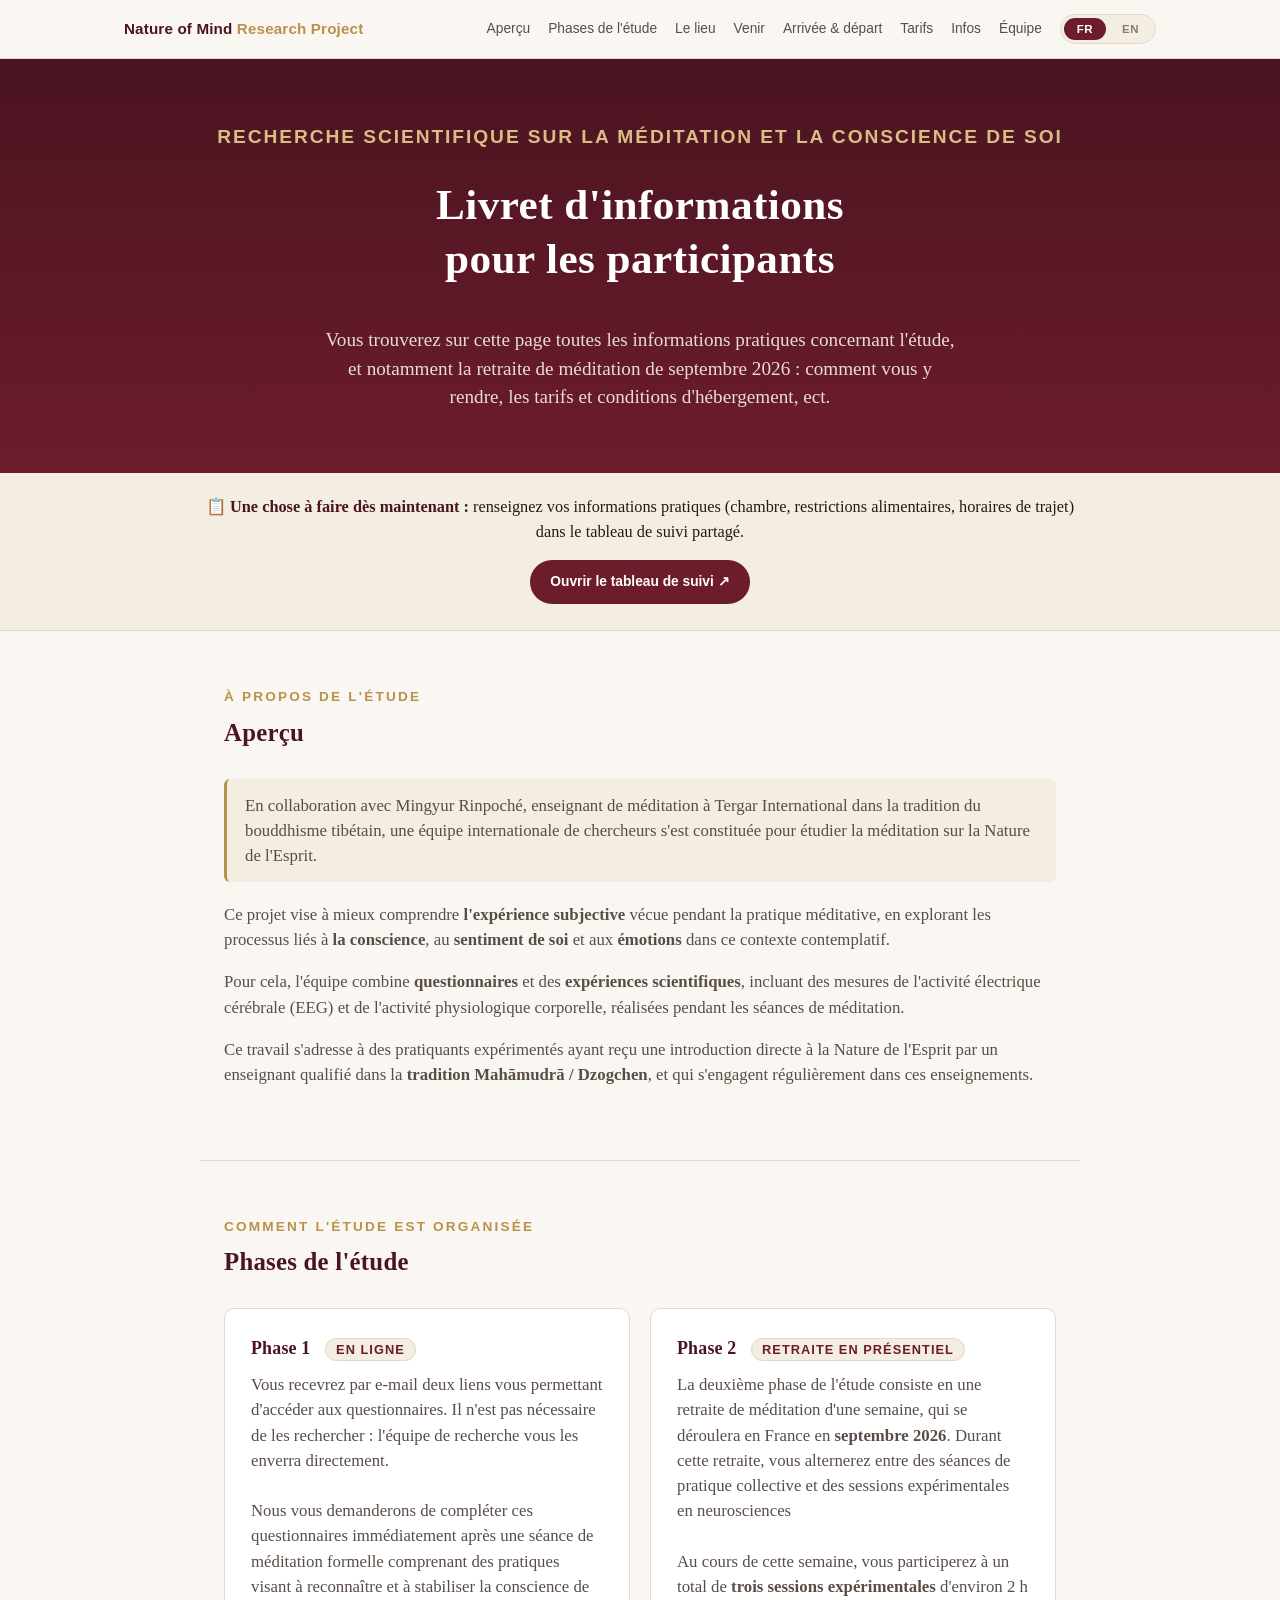
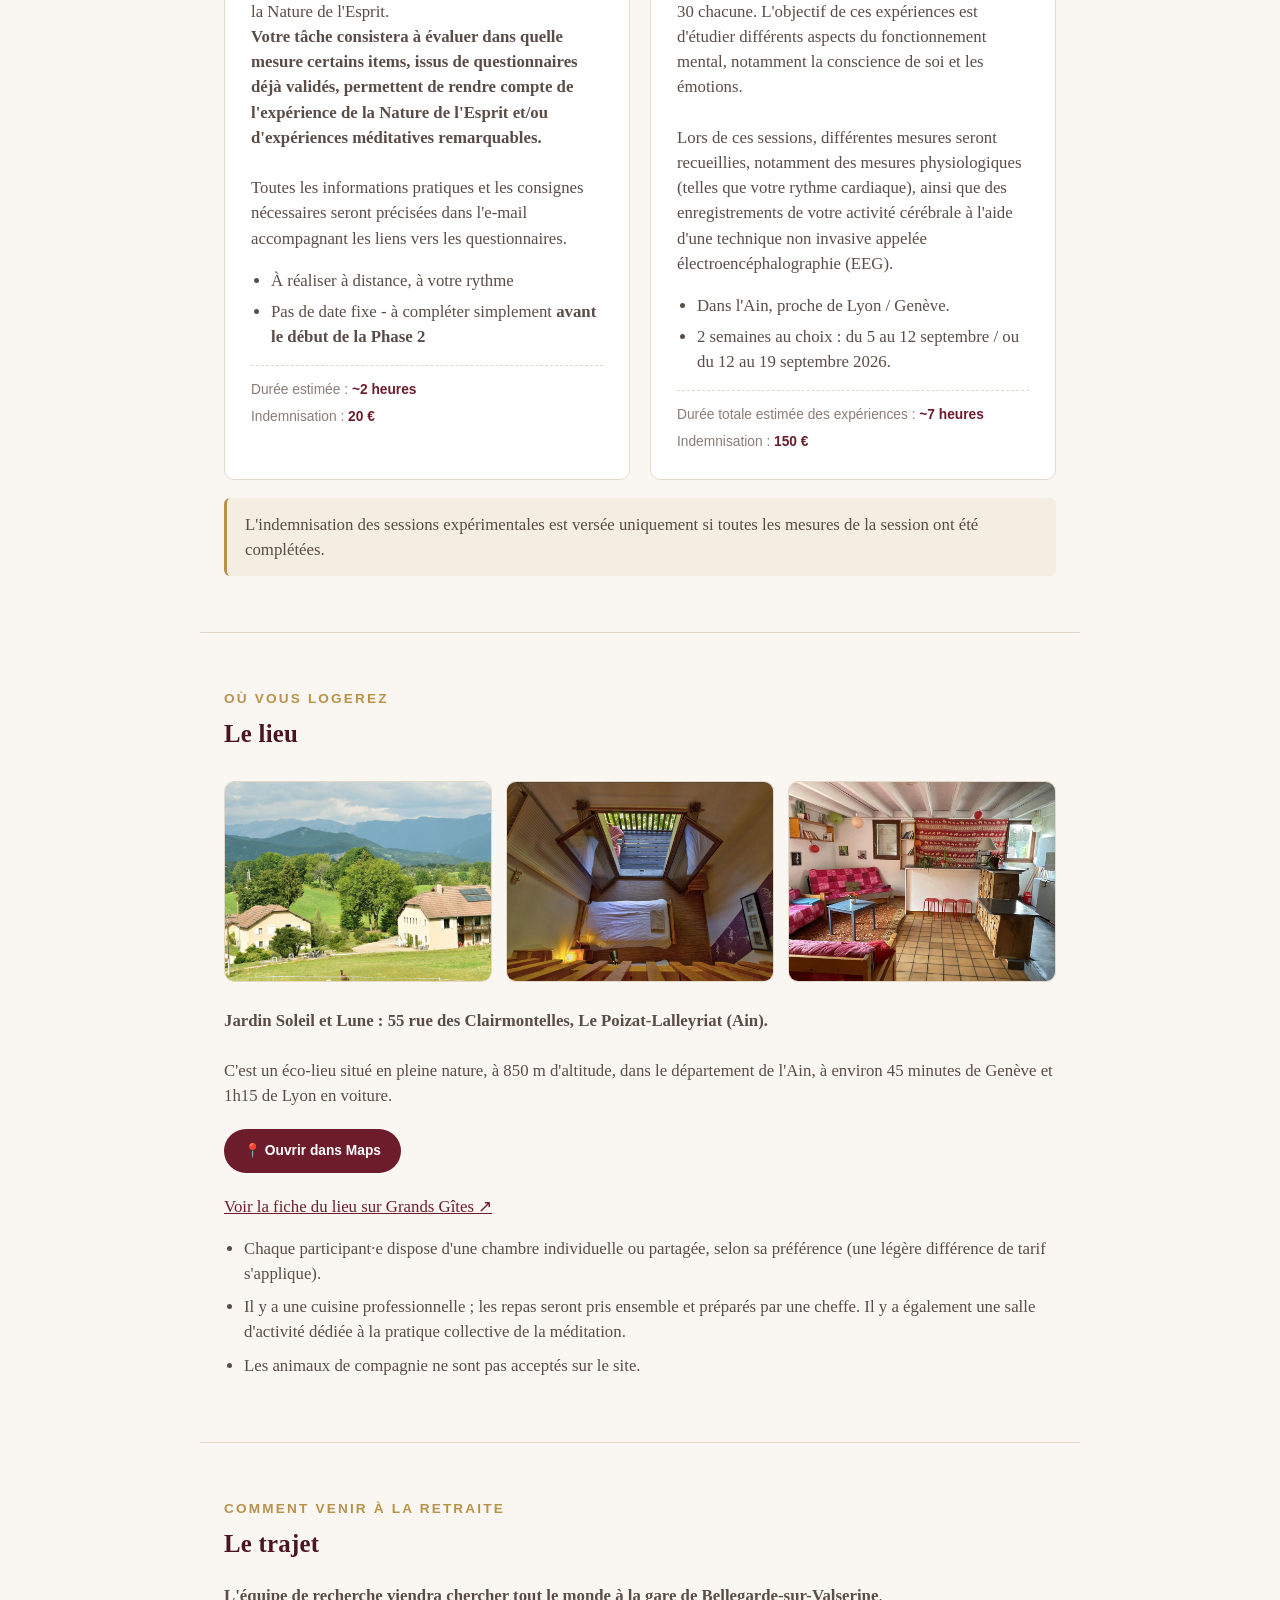
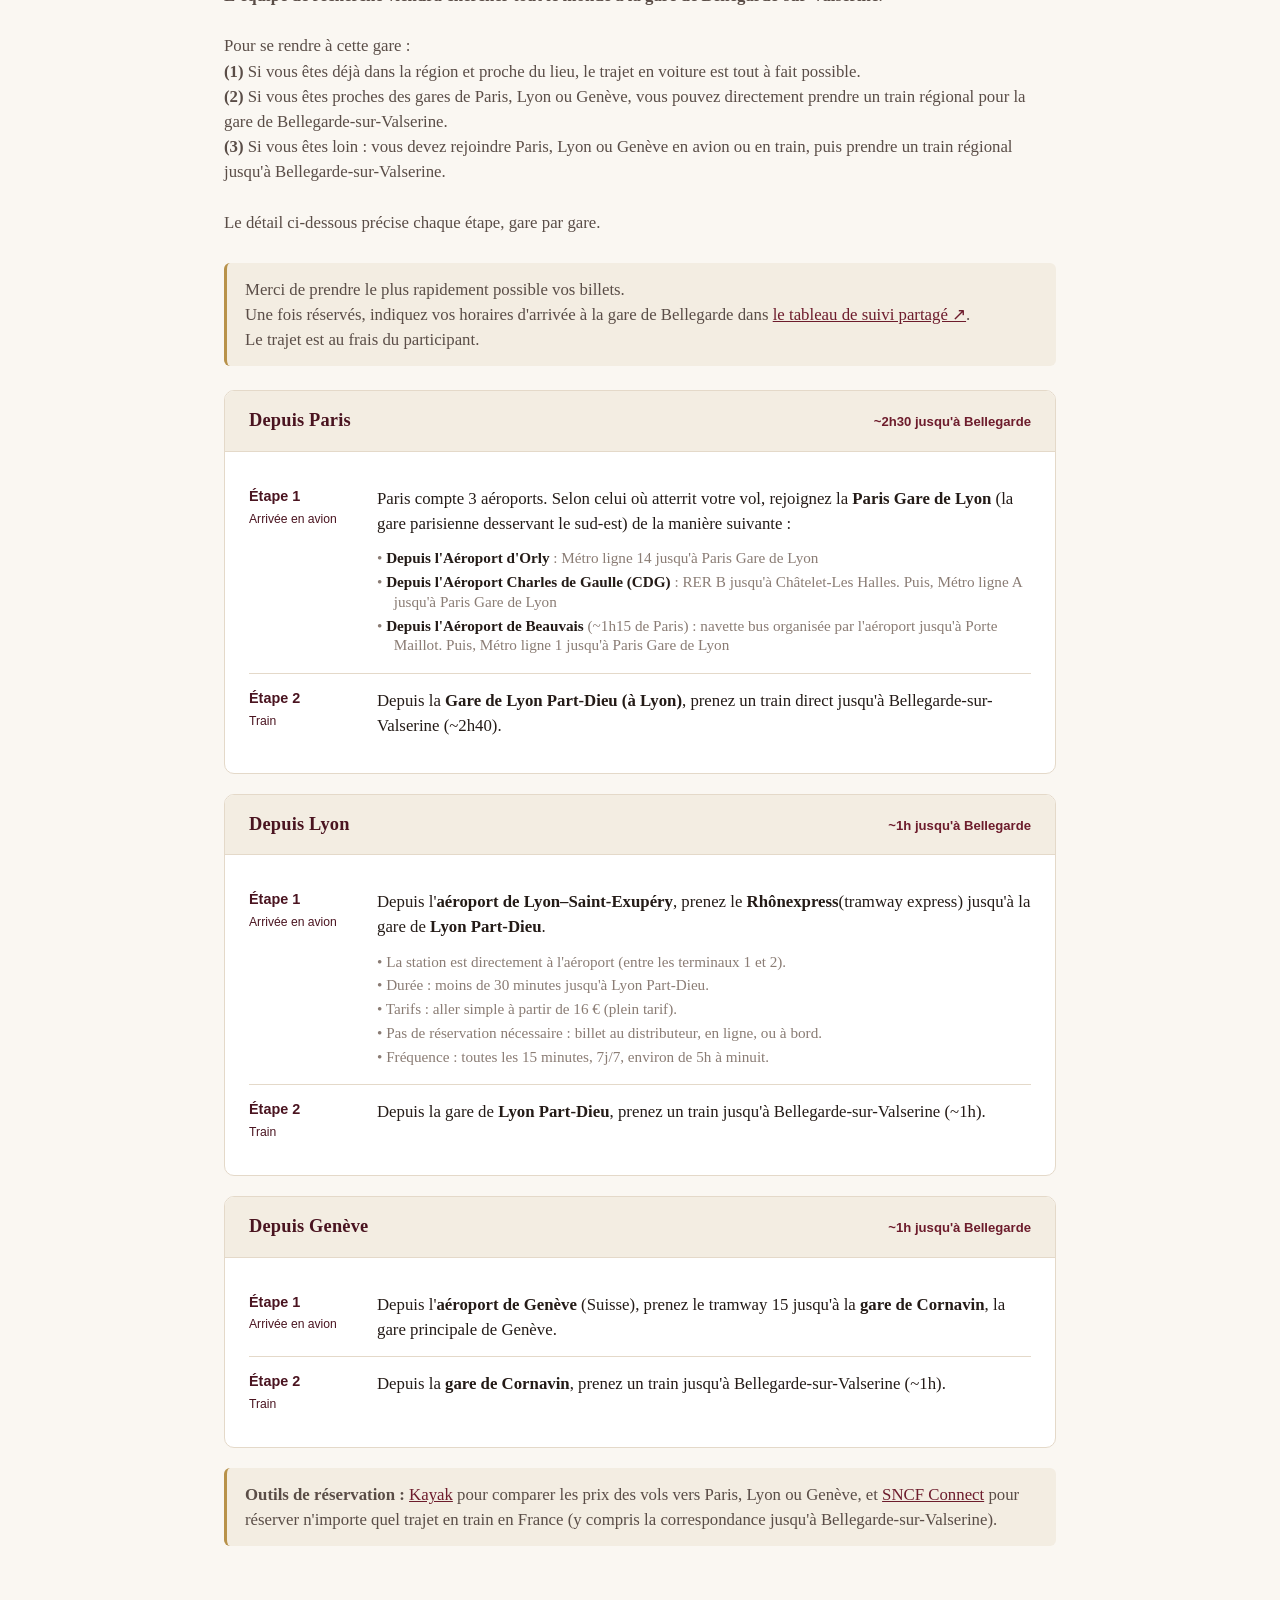
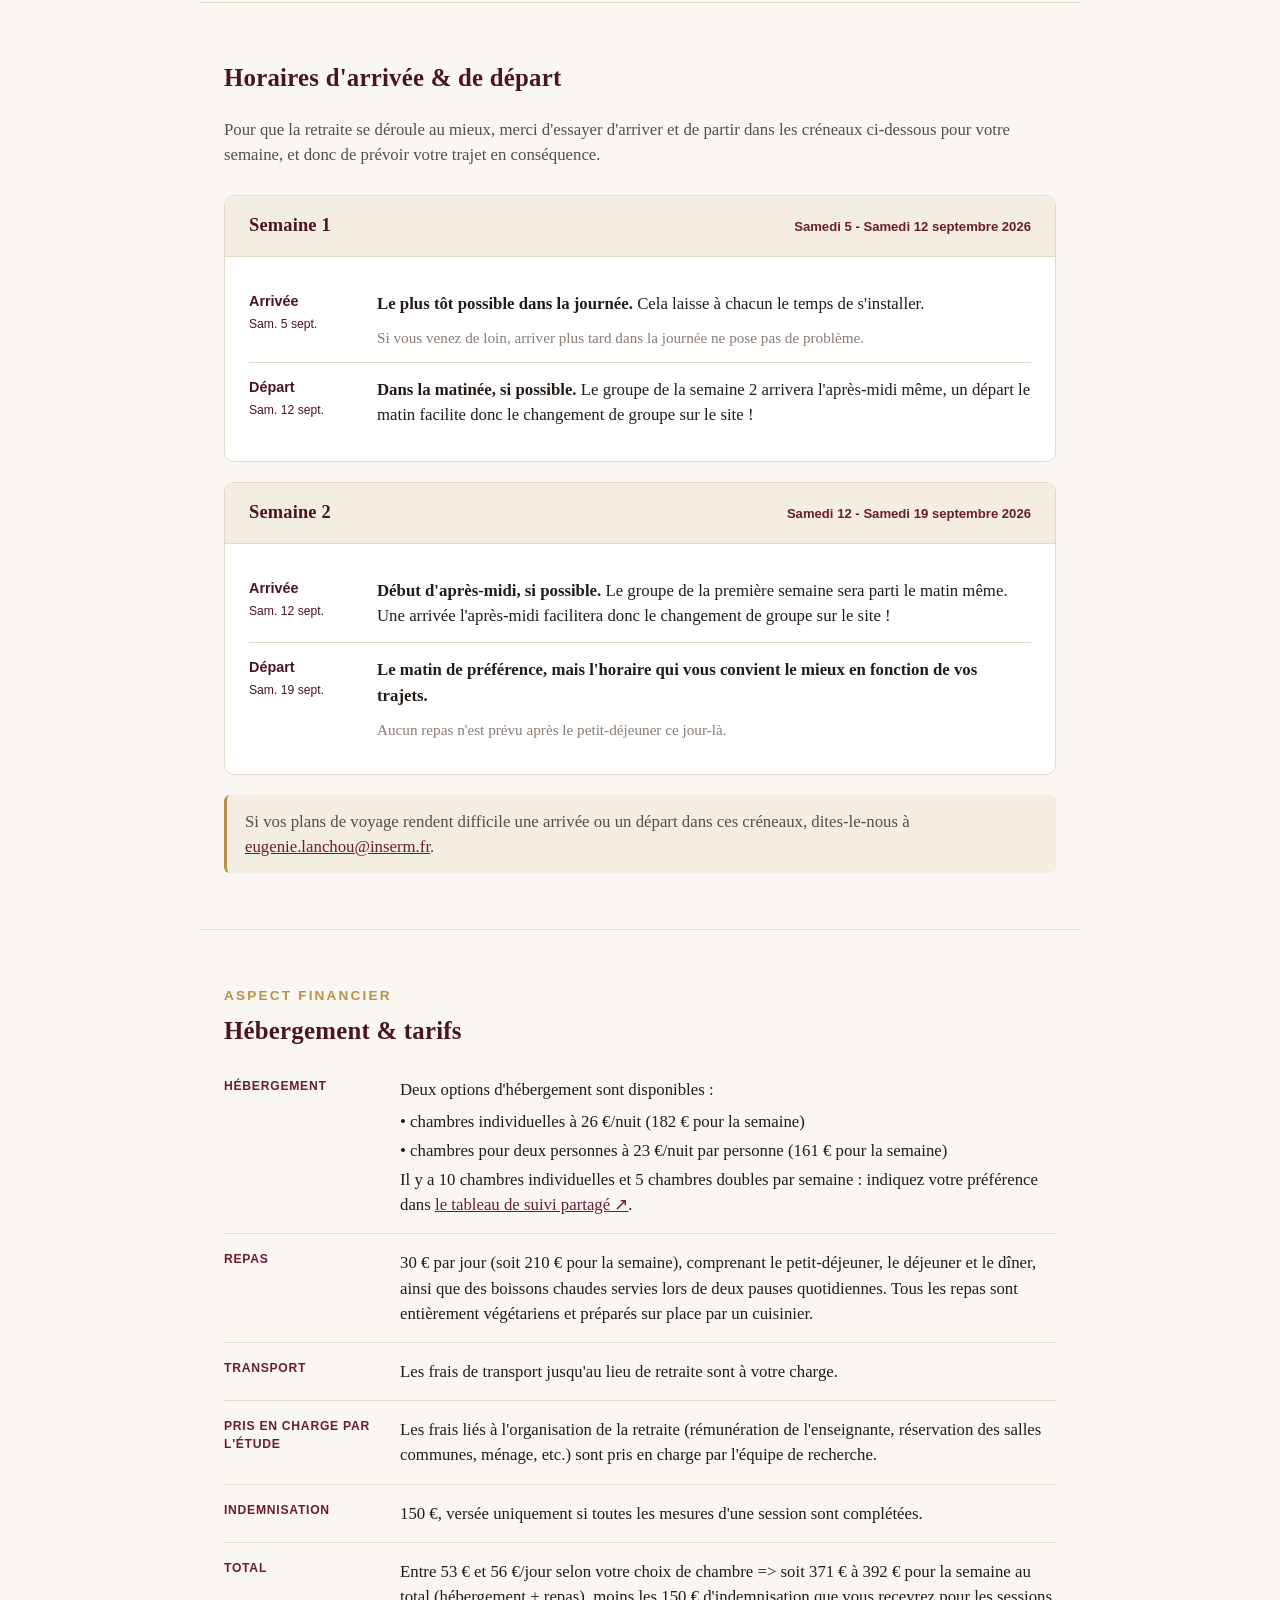
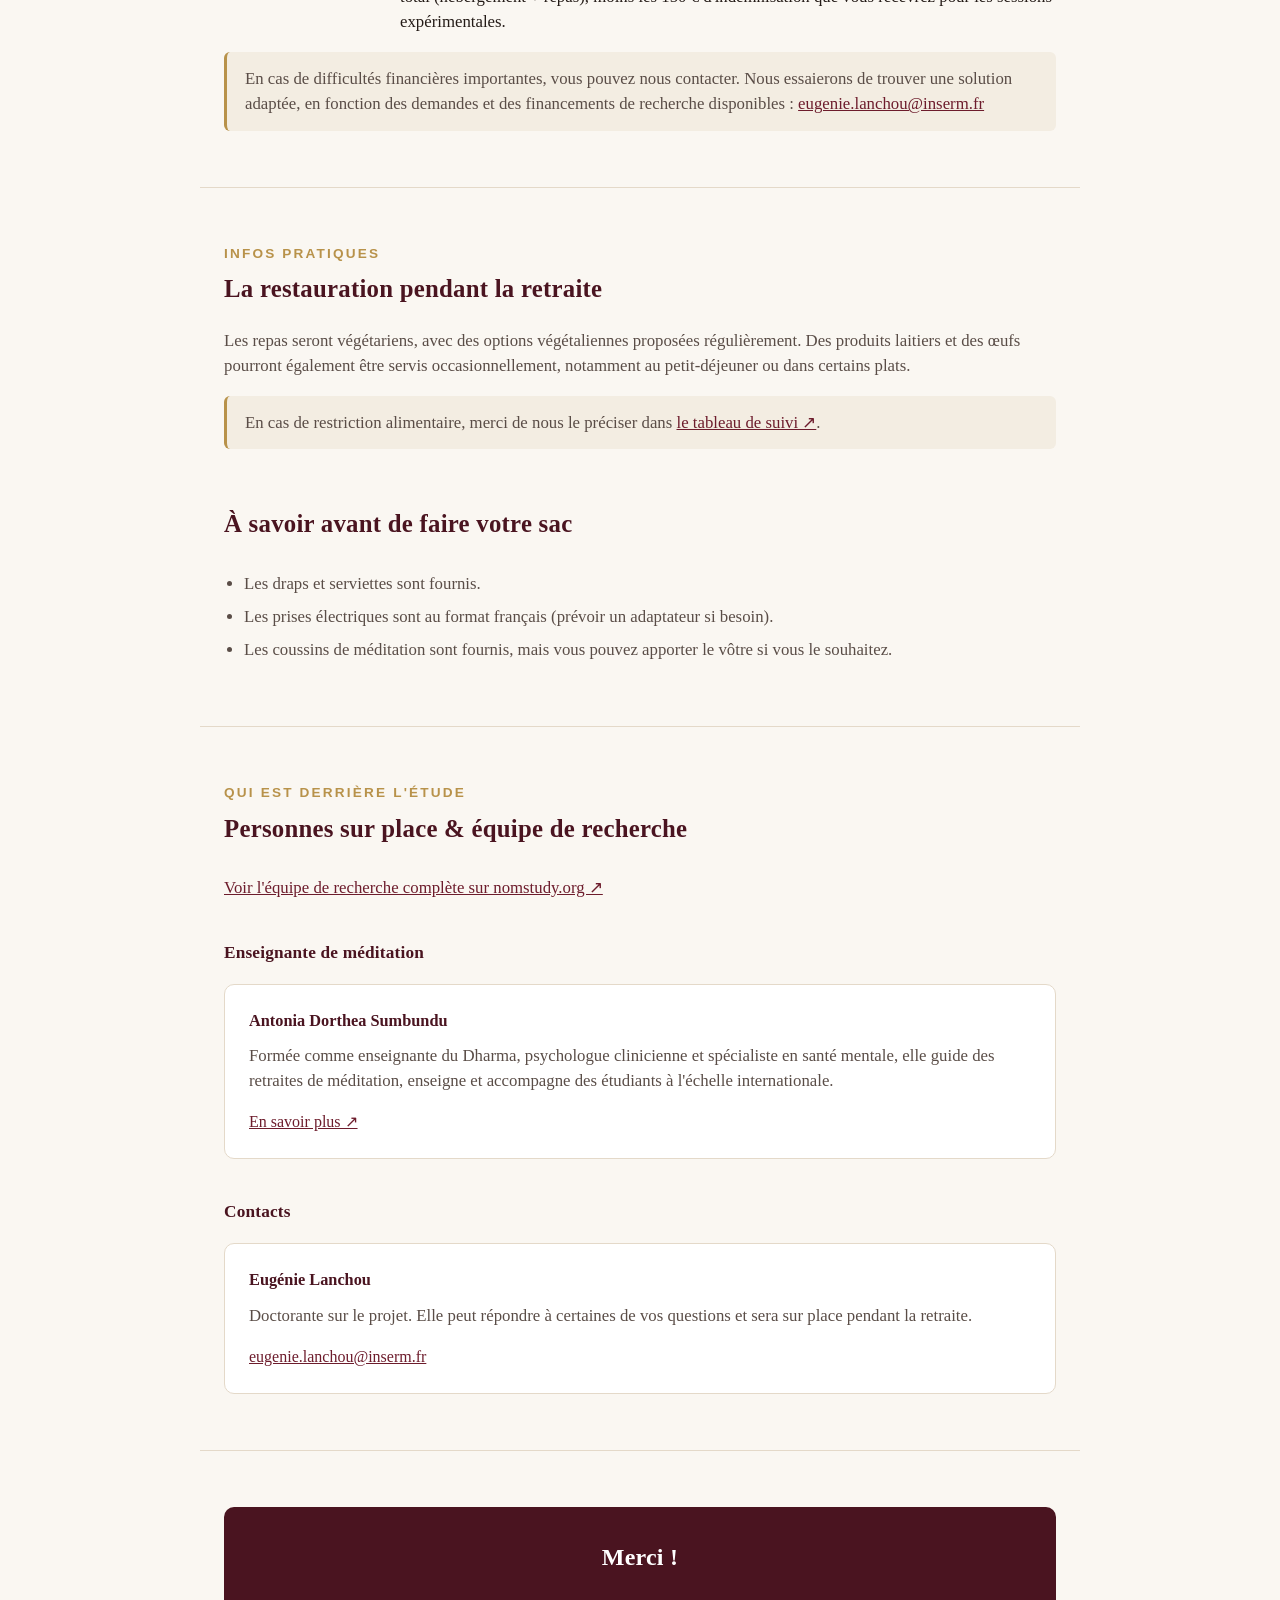
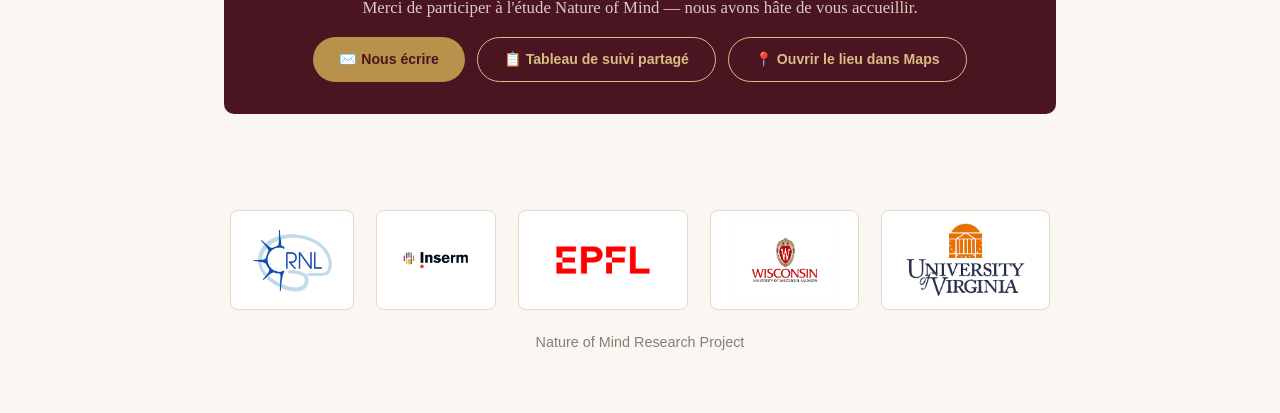
<file: index.html>
<!DOCTYPE html>
<html lang="fr">
<head>
<meta charset="UTF-8">
<meta name="viewport" content="width=device-width, initial-scale=1.0">
<title>Nature of Mind Research Project — Participant Information / Livret d'informations</title>
<style>
  :root {
    --maroon-900: #4a1420;
    --maroon-700: #6d1c2c;
    --maroon-600: #7f2436;
    --gold-500: #b8924a;
    --gold-300: #d9bd85;
    --cream-50: #faf7f2;
    --cream-100: #f3ede2;
    --ink-900: #241b17;
    --ink-600: #5a4d47;
    --ink-400: #8a7c74;
    --line: #e4d9c9;
    --radius: 10px;
  }

  * { box-sizing: border-box; }

  html { scroll-behavior: smooth; }

  body {
    margin: 0;
    font-family: "Iowan Old Style", "Palatino Linotype", Palatino, Georgia, "Times New Roman", serif;
    color: var(--ink-900);
    background: var(--cream-50);
    line-height: 1.5;
  }

  a { color: var(--maroon-700); }

  h1, h2, h3, h4 {
    font-family: "Iowan Old Style", Georgia, "Times New Roman", serif;
    font-weight: 600;
    letter-spacing: 0.01em;
    color: var(--maroon-900);
    margin-top: 0;
  }

  .eyebrow {
    font-family: -apple-system, BlinkMacSystemFont, "Segoe UI", sans-serif;
    text-transform: uppercase;
    letter-spacing: 0.16em;
    font-size: 0.85rem;
    font-weight: 600;
    color: var(--gold-500);
  }

  /* ---------- Language toggle ---------- */
  /* !important: .only-en/.only-fr must always win over any other class's own
     display rule (e.g. .sub, .note both set display:block with higher specificity) */
  body[data-lang="fr"] .only-en { display: none !important; }
  body[data-lang="en"] .only-fr { display: none !important; }

  .lang-switch {
    display: flex;
    gap: 3px;
    background: var(--cream-100);
    border: 1px solid var(--line);
    border-radius: 999px;
    padding: 3px;
  }
  .lang-btn {
    font-family: -apple-system, BlinkMacSystemFont, "Segoe UI", sans-serif;
    font-size: 0.72rem;
    font-weight: 700;
    letter-spacing: 0.04em;
    border: none;
    background: transparent;
    color: var(--ink-400);
    padding: 5px 13px;
    border-radius: 999px;
    cursor: pointer;
  }
  .lang-btn.active { background: var(--maroon-700); color: #fff; }

  /* ---------- Top bar / nav ---------- */
  .topbar {
    position: sticky;
    top: 0;
    z-index: 100;
    background: rgba(250, 247, 242, 0.94);
    backdrop-filter: blur(6px);
    border-bottom: 1px solid var(--line);
  }
  .topbar-inner {
    max-width: 1080px;
    margin: 0 auto;
    padding: 14px 24px;
    display: flex;
    align-items: center;
    justify-content: space-between;
    gap: 16px;
    flex-wrap: wrap;
  }
  .brand {
    font-family: -apple-system, BlinkMacSystemFont, "Segoe UI", sans-serif;
    font-weight: 700;
    font-size: 0.95rem;
    color: var(--maroon-900);
    letter-spacing: 0.01em;
    white-space: nowrap;
  }
  .brand span { color: var(--gold-500); }
  .topbar-right { display: flex; align-items: center; gap: 18px; flex-wrap: wrap; }
  nav.links {
    display: flex;
    gap: 18px;
    flex-wrap: wrap;
    font-family: -apple-system, BlinkMacSystemFont, "Segoe UI", sans-serif;
  }
  nav.links a {
    font-size: 0.86rem;
    text-decoration: none;
    color: var(--ink-600);
    font-weight: 500;
    display: inline-block;
    padding: 4px 0;
  }
  nav.links a:hover { color: var(--maroon-700); }

  /* ---------- Hero ---------- */
  .hero {
    background: linear-gradient(180deg, var(--maroon-900) 0%, var(--maroon-700) 100%);
    color: var(--cream-100);
    padding: 64px 24px 56px;
  }
  .hero-inner {
    max-width: 880px;
    margin: 0 auto;
    text-align: center;
  }
  .hero .eyebrow { display: block; color: var(--gold-300); margin-bottom: 26px; font-size: 1.2rem; letter-spacing: 0.1em; }
  .hero h1 {
    color: #fff;
    font-size: clamp(1.9rem, 3.4vw, 2.7rem);
    margin-bottom: 40px;
    line-height: 1.25;
  }
  .hero p.lead {
    font-size: 1.2rem;
    color: var(--cream-100);
    max-width: 640px;
    margin: 0 auto 5px;
    opacity: 0.92;
  }

  /* ---------- Tracking-sheet banner ---------- */
  .tracker-banner {
    background: var(--cream-100);
    border-bottom: 1px solid var(--line);
    padding: 22px 24px;
  }
  .tracker-banner-inner {
    max-width: 880px;
    margin: 0 auto;
    text-align: center;
  }
  .tracker-banner p {
    margin: 0 0 12px;
    font-size: 1.02rem;
    color: var(--ink-900);
  }
  .tracker-banner strong { color: var(--maroon-900); }

  /* ---------- Sections ---------- */
  section {
    max-width: 880px;
    margin: 0 auto;
    padding: 56px 24px;
  }
  section + section { border-top: 1px solid var(--line); }
  .section-head { margin-bottom: 28px; }
  .section-head h2 { font-size: 1.55rem; }
  .section-head h3 { font-size: 1.5rem; }
  .section-head .eyebrow { margin-bottom: 6px; display: block; }

  p { color: var(--ink-600); font-size: 1.05rem; }

  /* ---------- Cards ---------- */
  .grid-2 {
    display: grid;
    grid-template-columns: 1fr 1fr;
    gap: 20px;
  }
  @media (max-width: 700px) { .grid-2 { grid-template-columns: 1fr; } }

  .card {
    background: #fff;
    border: 1px solid var(--line);
    border-radius: var(--radius);
    padding: 26px;
  }

  .card h3 {
    font-size: 1.12rem;
    margin-bottom: 10px;
    display: flex;
    align-items: center;
    gap: 10px;
    flex-wrap: wrap;
  }
  .card .tag {
    font-family: -apple-system, BlinkMacSystemFont, "Segoe UI", sans-serif;
    font-size: 0.8rem;
    text-transform: uppercase;
    letter-spacing: 0.08em;
    font-weight: 700;
    color: var(--maroon-700);
    background: var(--cream-100);
    border: 1px solid var(--line);
    padding: 3px 10px;
    border-radius: 999px;
    margin-left: 10px;
  }
  .card ul { margin: 10px 0 0; padding-left: 20px; color: var(--ink-600); font-size: 1.05rem; }
  .card li { margin-bottom: 6px; }
  .card .meta {
    margin-top: 16px;
    padding-top: 14px;
    border-top: 1px dashed var(--line);
    font-family: -apple-system, BlinkMacSystemFont, "Segoe UI", sans-serif;
    font-size: 0.86rem;
    color: var(--ink-400);
    display: flex;
    flex-direction: column;
    gap: 6px;
  }
  .card .meta b { color: var(--maroon-700); }

  /* ---------- Photo gallery ---------- */
  .photo-grid {
    display: grid;
    grid-template-columns: repeat(3, 1fr);
    gap: 14px;
    margin-bottom: 26px;
  }
  @media (max-width: 700px) { .photo-grid { grid-template-columns: 1fr; } }
  .photo-frame {
    position: relative;
    aspect-ratio: 4 / 3;
    border-radius: var(--radius);
    overflow: hidden;
    background: var(--cream-100);
    border: 1px solid var(--line);
  }
  .photo-frame img { width: 100%; height: 100%; object-fit: cover; display: block; }
  .photo-frame .photo-caption {
    display: none;
    position: absolute;
    inset: 0;
    align-items: center;
    justify-content: center;
    text-align: center;
    padding: 12px;
    font-family: -apple-system, BlinkMacSystemFont, "Segoe UI", sans-serif;
    font-size: 0.76rem;
    color: var(--ink-400);
  }
  .photo-frame.img-missing img { display: none; }
  .photo-frame.img-missing .photo-caption { display: flex; }

  .maps-link {
    display: inline-flex;
    align-items: center;
    gap: 6px;
    background: var(--maroon-700);
    color: #fff;
    text-decoration: none;
    font-family: -apple-system, BlinkMacSystemFont, "Segoe UI", sans-serif;
    font-weight: 700;
    font-size: 0.86rem;
    padding: 11px 20px;
    border-radius: 999px;
    margin: 4px 0 4px;
    min-height: 44px;
  }

  /* ---------- Travel route list ---------- */
  .route-list { list-style: none; margin: 10px 0 0; padding: 0; }
  .route-list li { padding: 10px 0; border-top: 1px solid var(--line); }
  .route-list li:first-child { border-top: none; padding-top: 0; }
  .route-list .route-from { font-weight: 700; color: var(--maroon-900); font-size: 0.95rem; }
  .route-list .route-steps { color: var(--ink-600); font-size: 1.05rem; margin-top: 2px; }

  .plain-list { padding-left: 20px; color: var(--ink-600); margin: 10px 0 0; font-size: 1.05rem; }
  .plain-list li { margin-bottom: 8px; }

  .dash-list { list-style: none; padding-left: 0; margin: 6px 0 0; }
  .dash-list li { padding-left: 1.1em; text-indent: -1.1em; margin-bottom: 4px; }
  .dash-list li::before { content: "\2022\a0"; }

  /* ---------- Arrival / departure timeline ---------- */
  .week-card {
    background: #fff;
    border: 1px solid var(--line);
    border-radius: var(--radius);
    overflow: hidden;
    margin-bottom: 20px;
  }
  .week-card .week-head {
    background: var(--cream-100);
    padding: 16px 24px;
    display: flex;
    justify-content: space-between;
    align-items: baseline;
    flex-wrap: wrap;
    gap: 8px;
    border-bottom: 1px solid var(--line);
  }
  .week-card .week-head h3 { margin: 0; font-size: 1.15rem; }
  .week-card .week-head .dates {
    font-family: -apple-system, BlinkMacSystemFont, "Segoe UI", sans-serif;
    font-size: 0.82rem;
    color: var(--maroon-700);
    font-weight: 600;
  }
  .week-body { padding: 20px 24px; }
  .timeline-row {
    display: grid;
    grid-template-columns: 110px 1fr;
    gap: 18px;
    padding: 14px 0;
  }
  .timeline-row + .timeline-row { border-top: 1px solid var(--line); }
  .timeline-row .point {
    font-family: -apple-system, BlinkMacSystemFont, "Segoe UI", sans-serif;
    font-weight: 700;
    font-size: 0.9rem;
    color: var(--maroon-900);
  }
  .timeline-row .point .sub {
    display: block;
    font-weight: 500;
    color: var(--maroon-900);
    font-size: 0.76rem;
    margin-top: 2px;
  }
  .timeline-row .detail { font-size: 1.05rem; }
  .timeline-row .detail strong { color: var(--ink-900); }
  .timeline-row .detail .note {
    display: block;
    margin-top: 12px;
    font-size: 0.95rem;
    line-height: 1.3;
    color: var(--ink-400);
  }

  .callout {
    background: var(--cream-100);
    border-left: 3px solid var(--gold-500);
    border-radius: 6px;
    padding: 14px 18px;
    font-size: 1.05rem;
    color: var(--ink-600);
    margin-top: 18px;
  }

  /* ---------- Practical info ---------- */
  .info-list {
    list-style: none;
    margin: 0;
    padding: 0;
    display: grid;
    gap: 16px;
  }
  .info-list > li {
    display: grid;
    grid-template-columns: 160px 1fr;
    gap: 16px;
    padding-bottom: 16px;
    border-bottom: 1px solid var(--line);
    font-size: 1.05rem;
  }
  .info-list > li:last-child { border-bottom: none; padding-bottom: 0; }
  .info-list .label {
    font-family: -apple-system, BlinkMacSystemFont, "Segoe UI", sans-serif;
    font-size: 0.76rem;
    text-transform: uppercase;
    letter-spacing: 0.06em;
    font-weight: 700;
    color: var(--maroon-700);
  }
  @media (max-width: 600px) {
    .info-list > li { grid-template-columns: 1fr; gap: 4px; }
  }

  /* ---------- Team ---------- */
  .team-grid {
    display: grid;
    grid-template-columns: 1fr 1fr;
    gap: 14px;
  }
  @media (max-width: 700px) { .team-grid { grid-template-columns: 1fr; } }
  .team-member {
    border: 1px solid var(--line);
    background: #fff;
    border-radius: var(--radius);
    padding: 16px 18px;
  }
  .team-member .name { font-weight: 700; color: var(--maroon-900); font-size: 0.98rem; }
  .team-member .role {
    font-family: -apple-system, BlinkMacSystemFont, "Segoe UI", sans-serif;
    font-size: 0.82rem;
    color: var(--ink-400);
    margin-top: 2px;
  }
  .coordinator-badge {
    display: inline-block;
    margin-top: 8px;
    font-family: -apple-system, BlinkMacSystemFont, "Segoe UI", sans-serif;
    font-size: 0.68rem;
    text-transform: uppercase;
    letter-spacing: 0.06em;
    font-weight: 700;
    color: var(--gold-500);
    border: 1px solid var(--gold-300);
    border-radius: 999px;
    padding: 2px 10px;
  }

  .teacher-card {
    background: #fff;
    border: 1px solid var(--line);
    border-radius: var(--radius);
    padding: 24px;
    margin-top: 18px;
  }
  .teacher-card .name { font-weight: 700; color: var(--maroon-900); font-size: 1.02rem; }
  .teacher-card p { margin-top: 10px; }
  .subhead { margin-top: 40px; margin-bottom: 16px; }
  .subhead h3 { font-size: 1.08rem; }

  /* ---------- Contact ---------- */
  .contact-box {
    background: var(--maroon-900);
    color: var(--cream-100);
    border-radius: var(--radius);
    padding: 32px;
    text-align: center;
  }
  .contact-box h2 { color: #fff; }
  .contact-box p { color: var(--cream-100); opacity: 0.85; }
  .contact-box .btn-row {
    display: flex;
    justify-content: center;
    gap: 12px;
    flex-wrap: wrap;
    margin-top: 14px;
  }
  .contact-box a.btn {
    display: inline-block;
    background: var(--gold-500);
    color: var(--maroon-900);
    font-family: -apple-system, BlinkMacSystemFont, "Segoe UI", sans-serif;
    font-weight: 700;
    font-size: 0.88rem;
    text-decoration: none;
    padding: 11px 26px;
    border-radius: 999px;
    min-height: 44px;
    display: inline-flex;
    align-items: center;
  }
  .contact-box a.btn-outline {
    background: transparent;
    color: var(--gold-300);
    border: 1px solid var(--gold-300);
  }

  /* ---------- Footer / logos ---------- */
  footer {
    max-width: 1080px;
    margin: 0 auto;
    padding: 40px 24px 60px;
    text-align: center;
  }
  .logo-row {
    display: flex;
    justify-content: center;
    align-items: center;
    gap: 22px;
    flex-wrap: wrap;
    margin-bottom: 22px;
  }
  .logo-row img {
    height: 100px;
    width: auto;
    object-fit: contain;
    background: #fff;
    padding: 12px 18px;
    border-radius: 8px;
    border: 1px solid var(--line);
  }
  footer .fine-print {
    font-family: -apple-system, BlinkMacSystemFont, "Segoe UI", sans-serif;
    font-size: 0.9rem;
    color: var(--ink-400);
  }

  /* ==========================================================
     Mobile tuning — same design, same content, adapted below 700px:
     bigger tap targets, single-column stacking everywhere,
     tighter spacing so there's less scrolling on a phone.
     ========================================================== */
  @media (max-width: 700px) {
    .topbar-inner { padding: 10px 16px; gap: 10px; }
    .topbar-right { width: 100%; flex-direction: column; align-items: flex-start; gap: 10px; }
    nav.links { width: 100%; gap: 4px 14px; overflow-x: auto; }
    nav.links a { font-size: 0.84rem; padding: 6px 0; }
    .lang-switch { align-self: flex-end; }
    .lang-btn { padding: 9px 16px; min-height: 40px; }

    .hero { padding: 40px 18px 34px; }
    .hero h1 { font-size: 1.6rem; margin-bottom: 22px; }
    .hero .eyebrow { margin-bottom: 16px; font-size: 0.95rem; }
    .hero p.lead { font-size: 1rem; }

    section { padding: 36px 18px; }
    .section-head { margin-bottom: 20px; }
    .section-head h2, .section-head h3 { font-size: 1.3rem; }

    p { font-size: 1rem; }

    .card { padding: 20px; }
    .week-card .week-head, .week-body { padding-left: 18px; padding-right: 18px; }

    .timeline-row {
      grid-template-columns: 1fr;
      gap: 4px;
    }
    .timeline-row .point .sub { display: inline-block; margin-left: 6px; margin-top: 0; }

    .photo-frame { aspect-ratio: 16 / 10; }

    .contact-box { padding: 24px 18px; }
    .contact-box .btn-row { flex-direction: column; }
    .contact-box a.btn { display: flex; justify-content: center; width: 100%; padding: 13px 20px; }

    .logo-row img { height: 64px; padding: 8px 12px; }
  }
</style>
</head>
<body data-lang="fr">

  <div class="topbar">
    <div class="topbar-inner">
      <div class="brand">Nature of Mind <span>Research Project</span></div>
      <div class="topbar-right">
        <nav class="links">
          <a href="#overview"><span class="only-en">Overview</span><span class="only-fr">Aperçu</span></a>
          <a href="#phases"><span class="only-en">Study Phases</span><span class="only-fr">Phases de l'étude</span></a>
          <a href="#venue"><span class="only-en">Venue</span><span class="only-fr">Le lieu</span></a>
          <a href="#travel"><span class="only-en">Getting There</span><span class="only-fr">Venir</span></a>
          <a href="#schedule"><span class="only-en">Arrival &amp; Departure</span><span class="only-fr">Arrivée &amp; départ</span></a>
          <a href="#costs"><span class="only-en">Costs</span><span class="only-fr">Tarifs</span></a>
          <a href="#practical"><span class="only-en">Info</span><span class="only-fr">Infos</span></a>
          <a href="#team"><span class="only-en">Team</span><span class="only-fr">Équipe</span></a>
        </nav>
        <div class="lang-switch">
          <button type="button" class="lang-btn active" data-set-lang="fr">FR</button>
          <button type="button" class="lang-btn" data-set-lang="en">EN</button>
        </div>
      </div>
    </div>
  </div>

  <header class="hero">
    <div class="hero-inner">
      <span class="eyebrow only-en">Scientific Research on Meditation and Self-Awareness</span>
      <span class="eyebrow only-fr">Recherche scientifique sur la méditation et la conscience de soi</span>
      <h1 class="only-en">Participant Information Booklet</h1>
      <h1 class="only-fr">Livret d'informations<br>pour les participants</h1>
      <p class="lead only-en">
        On this page you'll find all the practical information about the study, and in particular the September 2026 meditation retreat:
        how to get there, rates and accommodation conditions, etc.
      </p>
      <p class="lead only-fr">
        Vous trouverez sur cette page toutes les informations pratiques concernant l'étude, et notamment la retraite de méditation de septembre 2026 : comment vous y rendre, 
        les tarifs et conditions d'hébergement, ect.
      </p>
    </div>
  </header>

  <div class="tracker-banner">
    <div class="tracker-banner-inner">
      <p class="only-en"><strong>📋 One thing to do now:</strong> tell us your practical details (room choice, dietary restrictions, travel schedule) in the shared tracking sheet.</p>
      <p class="only-fr"><strong>📋 Une chose à faire dès maintenant :</strong> renseignez vos informations pratiques (chambre, restrictions alimentaires, horaires de trajet) dans le tableau de suivi partagé.</p>
      <a class="maps-link" href="https://docs.google.com/spreadsheets/d/12_8DVH8-s1QEXB4cbUNmUZisy7rgYUDI/edit?usp=sharing" target="_blank" rel="noopener">
        <span class="only-en">Open the shared tracking sheet ↗</span>
        <span class="only-fr">Ouvrir le tableau de suivi ↗</span>
      </a>
    </div>
  </div>

  <section id="overview">
    <div class="section-head">
      <span class="eyebrow only-en">About the study</span>
      <span class="eyebrow only-fr">À propos de l'étude</span>
      <h2 class="only-en">Overview</h2>
      <h2 class="only-fr">Aperçu</h2>
    </div>
    <div class="callout" style="margin-top:0; margin-bottom:20px;">
      <span class="only-en">In collaboration with Mingyur Rinpoche, a meditation teacher at Tergar International
        in the Tibetan Buddhist tradition, an international team of researchers has come together to study meditation on the Nature of Mind.</span>
      <span class="only-fr">En collaboration avec Mingyur Rinpoché, enseignant de méditation à Tergar International dans la tradition du bouddhisme tibétain,
        une équipe internationale de chercheurs s'est constituée pour étudier la méditation sur la Nature de l'Esprit.</span>
    </div>
    <p class="only-en">
      This project aims to better understand the <strong>subjective experience</strong> during meditative practice,
      exploring processes related to <strong>consciousness</strong>, <strong>sense of self</strong>, and <strong>emotions</strong> within this contemplative context.
    </p>
    <p class="only-fr">
      Ce projet vise à mieux comprendre <strong>l'expérience subjective</strong> vécue pendant la pratique
      méditative, en explorant les processus liés à <strong>la conscience</strong>, au <strong>sentiment de soi</strong> et aux <strong>émotions</strong> dans ce contexte contemplatif.
    </p>
    <p class="only-en">
      To this end, the team combines <strong>questionnaires</strong> with <strong>scientific experiments</strong>, including
      measures of brain electrical activity (EEG) and bodily physiological activity, recorded during meditation sessions.
    </p>
    <p class="only-fr">
      Pour cela, l'équipe combine <strong>questionnaires</strong> et des <strong>expériences scientifiques</strong>,
      incluant des mesures de l'activité électrique cérébrale (EEG) et de l'activité physiologique
      corporelle, réalisées pendant les séances de méditation.
    </p>
    <p class="only-en">
      This study is aimed at experienced practitioners who have received direct
      introduction to the Nature of Mind from a qualified teacher in the <strong>Mahāmudrā / Dzogchen</strong>
      tradition, and who engage regularly in these teachings.
    </p>
    <p class="only-fr">
      Ce travail s'adresse à des pratiquants expérimentés ayant reçu une introduction directe à
      la Nature de l'Esprit par un enseignant qualifié dans la <strong>tradition Mahāmudrā / Dzogchen</strong>,
      et qui s'engagent régulièrement dans ces enseignements.
    </p>
  </section>

  <section id="phases">
    <div class="section-head">
      <span class="eyebrow only-en">How the study is organized</span>
      <span class="eyebrow only-fr">Comment l'étude est organisée</span>
      <h2 class="only-en">Study Phases</h2>
      <h2 class="only-fr">Phases de l'étude</h2>
    </div>
    <div class="grid-2">
      <div class="card">
        <h3>
          <span class="only-en">Phase 1 <span class="tag">Online</span></span>
          <span class="only-fr">Phase 1 <span class="tag">En ligne</span></span>
        </h3>
        <p class="only-en" style="margin-top:0;">
          You will receive two emails containing links to the questionnaires. There is no need to look for them, as the research team will send them directly to you.
            <br><br>We will ask you to complete these questionnaires immediately after a formal meditation session involving practices aimed at recognizing and stabilizing awareness of the Nature of Mind.
            <br><strong>Your task will be to evaluate the extent to which selected items from previously validated questionnaires adequately capture the experience of the Nature of Mind and/or other notable meditation experiences.</strong>
            <br><br>All practical information and necessary instructions will be provided in the email accompanying the questionnaire links.
        </p>
        <p class="only-fr" style="margin-top:0;">
          Vous recevrez par e-mail deux liens vous permettant d'accéder aux questionnaires.
          Il n'est pas nécessaire de les rechercher : l'équipe de recherche vous les enverra directement.
          <br><br>Nous vous demanderons de compléter ces questionnaires immédiatement après une séance de méditation formelle comprenant des
          pratiques visant à reconnaître et à stabiliser la conscience de la Nature de l'Esprit.
          <br><strong>Votre tâche consistera à évaluer
          dans quelle mesure certains items, issus de questionnaires déjà validés, permettent de rendre compte de l'expérience de la Nature de
          l'Esprit et/ou d'expériences méditatives remarquables.</strong>
          <br><br>Toutes les informations pratiques et les consignes nécessaires seront précisées dans l'e-mail accompagnant les liens vers les questionnaires.
        </p>
        <ul>
          <li class="only-en">Completed remotely, at your own pace</li>
          <li class="only-fr">À réaliser à distance, à votre rythme</li>
          <li class="only-en">No fixed date - simply complete it <strong>before Phase 2</strong> begins</li>
          <li class="only-fr">Pas de date fixe - à compléter simplement <strong>avant le début de la Phase 2</strong></li>
        </ul>
        <div class="meta">
          <span class="only-en">Estimated time: <b>~2 hours</b></span>
          <span class="only-fr">Durée estimée : <b>~2 heures</b></span>
          <span class="only-en">Compensation: <b>€20</b></span>
          <span class="only-fr">Indemnisation : <b>20 €</b></span>
        </div>
      </div>
      <div class="card">
        <h3>
          <span class="only-en">Phase 2 <span class="tag">In-person retreat</span></span>
          <span class="only-fr">Phase 2 <span class="tag">Retraite en présentiel</span></span>
        </h3>
        <p class="only-en" style="margin-top:0;">
          The second phase of the study consists of a one-week meditation retreat, which will take place in France in <strong>September 2026</strong>.
          During this retreat, you will alternate between group meditation practice sessions and experimental neuroscience sessions.
          <br><br>Over the course of the week, you will take part in a total of <strong>three experimental sessions</strong>, each lasting approximately 2.5 hours.
          The aim of these experiments is to investigate different aspects of mental functioning, including self-awareness and emotions.
          <br><br>During these sessions, various measurements will be collected, including physiological data (such as your heart rate), as well as recordings of
          brain activity using a non-invasive technique called electroencephalography (EEG).
        </p>
        <p class="only-fr" style="margin-top:0;">
          La deuxième phase de l'étude consiste en une retraite de méditation d'une semaine, qui se déroulera en France en <strong>septembre 2026</strong>.
          Durant cette retraite, vous alternerez entre des séances de pratique collective et des sessions expérimentales en neurosciences
          <br><br>Au cours de cette semaine, vous participerez à un total de <strong>trois sessions expérimentales</strong> d'environ 2 h 30 chacune. L'objectif de ces expériences
          est d'étudier différents aspects du fonctionnement mental, notamment la conscience de soi et les émotions.
          <br><br>Lors de ces sessions, différentes mesures seront recueillies, notamment des mesures physiologiques (telles que votre rythme cardiaque), ainsi que des
          enregistrements de votre activité cérébrale à l'aide d'une technique non invasive appelée électroencéphalographie (EEG).
        </p>
        <ul>
          <li class="only-en">In the Ain (France), near Lyon / Geneva.</li>
          <li class="only-fr">Dans l'Ain, proche de Lyon / Genève.</li>
          <li class="only-en">Two possible weeks: from September 5 to 12 / or from September 12 to 19, 2026.</li>
          <li class="only-fr">2 semaines au choix : du 5 au 12 septembre / ou du 12 au 19 septembre 2026.</li>
        </ul>
        <div class="meta">
          <span class="only-en">Total estimated time of the experiments : <b>~7 hours</b></span>
          <span class="only-fr">Durée totale estimée des expériences : <b>~7 heures </b></span>
          <span class="only-en">Compensation : <b>€150</b></span>
          <span class="only-fr">Indemnisation : <b>150 €</b></span>
        </div>
      </div>
    </div>
    <div class="callout only-en">
      Compensation for the experimental sessions is paid only if all measurements for that
      session are completed.
    </div>
    <div class="callout only-fr">
      L'indemnisation des sessions expérimentales est versée uniquement si toutes les mesures de
      la session ont été complétées.
    </div>
  </section>

  <section id="venue">
    <div class="section-head">
      <span class="eyebrow only-en">Where you'll be staying</span>
      <span class="eyebrow only-fr">Où vous logerez</span>
      <h2 class="only-en">The Venue</h2>
      <h2 class="only-fr">Le lieu</h2>
    </div>

    <div class="photo-grid">
      <div class="photo-frame">
        <img src="assets/venue-landscape.jpg" alt="Vue aérienne du Jardin Soleil et Lune" onerror="this.closest('.photo-frame').classList.add('img-missing')">
        <span class="photo-caption only-en">Photo coming soon</span>
        <span class="photo-caption only-fr">Photo à venir</span>
      </div>
      <div class="photo-frame">
        <img src="assets/venue-room.jpg" alt="Exemple de chambre" onerror="this.closest('.photo-frame').classList.add('img-missing')">
        <span class="photo-caption only-en">Photo coming soon</span>
        <span class="photo-caption only-fr">Photo à venir</span>
      </div>
      <div class="photo-frame">
        <img src="assets/venue-dining.jpg" alt="Salle commune / restaurant" onerror="this.closest('.photo-frame').classList.add('img-missing')">
        <span class="photo-caption only-en">Photo coming soon</span>
        <span class="photo-caption only-fr">Photo à venir</span>
      </div>
    </div>

    <p class="only-en">
      <strong>Jardin Soleil et Lune : 55 rue des Clairmontelles, Le Poizat-Lalleyriat, France (Ain)</strong>.
      <br><br>It is an eco-friendly retreat center set in open countryside, at 850&nbsp;m of altitude, in the Ain department, roughly 45 minutes from Geneva and 1h15 from Lyon by car.
    </p>
    <p class="only-fr">
      <strong>Jardin Soleil et Lune : 55 rue des Clairmontelles, Le Poizat-Lalleyriat (Ain).</strong>
      <br><br>C'est un éco-lieu situé en pleine nature, à 850&nbsp;m d'altitude, dans le département de l'Ain, à environ 45 minutes de Genève et 1h15 de Lyon en voiture.
    </p>
    <p>
      <a class="maps-link" href="https://www.google.com/maps/search/?api=1&query=55+rue+des+Clairmontelles+Le+Poizat-Lalleyriat+France" target="_blank" rel="noopener">
        <span class="only-en">📍 Open in Maps</span>
        <span class="only-fr">📍 Ouvrir dans Maps</span>
      </a>
    </p>
    <p>
      <a href="https://www.grandsgites.com/gite-01-jardins-soleil-lune-6982.htm" target="_blank" rel="noopener">
        <span class="only-en">See the venue's listing on Grands Gîtes ↗</span>
        <span class="only-fr">Voir la fiche du lieu sur Grands Gîtes ↗</span>
      </a>
    </p>
    <ul class="plain-list only-en">
      <li>Each participant has a single or shared room, depending on their preference (a slight price difference applies).</li>
      <li>There is a professional kitchen; meals will be shared and prepared by a cook. There is also a dedicated activity room for group meditation practice.</li>
      <li>Pets are not allowed on the premises.</li>
    </ul>
    <ul class="plain-list only-fr">
      <li>Chaque participant·e dispose d'une chambre individuelle ou partagée, selon sa préférence (une légère différence de tarif s'applique).</li>
      <li>Il y a une cuisine professionnelle ; les repas seront pris ensemble et préparés par une cheffe. Il y a également une salle d'activité dédiée à la pratique collective de la méditation.</li>
      <li>Les animaux de compagnie ne sont pas acceptés sur le site.</li>
    </ul>
  </section>

  <section id="travel">
    <div class="section-head">
      <span class="eyebrow only-en">Getting to the Retreat</span>
      <span class="eyebrow only-fr">Comment venir à la retraite</span>
      <h2 class="only-en">Directions</h2>
      <h2 class="only-fr">Le trajet</h2>
      <p class="only-en">
        <strong>The research team will pick everyone up at Bellegarde-sur-Valserine train station.</strong>
        <br><br> To get to this station: <br>
        <strong>(1)</strong> If you are already in the region and nearby, traveling by car is entirely possible. <br>
        <strong>(2)</strong> If you are near Paris, Lyon, or Geneva train stations, you can take a regional train directly to Bellegarde-sur-Valserine station. <br>
        <strong>(3)</strong> If you are coming from farther away: you should first travel to Paris, Lyon, or Geneva by plane or train, and then take a regional train to Bellegarde-sur-Valserine.
        <br><br>The details below outline each step, station by station.
      </p>
      <p class="only-fr">
        <strong>L'équipe de recherche viendra chercher tout le monde à la gare de Bellegarde-sur-Valserine</strong>.
        <br><br> Pour se rendre à cette gare : <br>
        <strong>(1)</strong> Si vous êtes déjà dans la région et proche du lieu, le trajet en voiture est tout à fait possible. <br>
        <strong>(2)</strong> Si vous êtes proches des gares de Paris, Lyon ou Genève, vous pouvez directement prendre un train régional pour la gare de Bellegarde-sur-Valserine. <br>
        <strong>(3)</strong> Si vous êtes loin : vous devez rejoindre Paris, Lyon ou Genève en avion ou en train, puis prendre un train régional jusqu'à Bellegarde-sur-Valserine.
        <br><br>Le détail ci-dessous précise chaque étape, gare par gare.
      </p>
    </div>

    <div class="callout only-en" style="margin-bottom:24px;">
      Please book your tickets as soon as possible. <br>Once booked, let us know your arrival time at the station via the
      <a href="https://docs.google.com/spreadsheets/d/12_8DVH8-s1QEXB4cbUNmUZisy7rgYUDI/edit?usp=sharing" target="_blank" rel="noopener">shared tracking sheet ↗</a>.
      <br>Travel costs are covered by the participant.
    </div>
    <div class="callout only-fr" style="margin-bottom:24px;">
      Merci de prendre le plus rapidement possible vos billets. <br>Une fois réservés, indiquez vos horaires d'arrivée à la gare de Bellegarde dans
      <a href="https://docs.google.com/spreadsheets/d/12_8DVH8-s1QEXB4cbUNmUZisy7rgYUDI/edit?usp=sharing" target="_blank" rel="noopener">le tableau de suivi partagé ↗</a>.
      <br>Le trajet est au frais du participant.
    </div>

    <div class="week-card">
      <div class="week-head">
        <h3><span class="only-en">Coming from Paris</span><span class="only-fr">Depuis Paris</span></h3>
        <span class="dates only-en">~2h30 to Bellegarde</span>
        <span class="dates only-fr">~2h30 jusqu'à Bellegarde</span>
      </div>
      <div class="week-body">
        <div class="timeline-row">
          <div class="point"><span class="only-en">Step 1</span><span class="only-fr">Étape 1</span><span class="sub only-en">Arrival by plane</span><span class="sub only-fr">Arrivée en avion</span></div>
          <div class="detail only-en">
            Paris has 3 airports. Depending on where your flight lands, here's how to reach <strong>Gare de Lyon</strong> (the Paris train station serving the southeast):
            <ul class="note dash-list">
              <li><strong>From Orly Airport</strong> : Metro line 14 (subway) to Paris Gare de Lyon station</li>
              <li><strong>From Charles de Gaulle Airport (CDG)</strong> : RER B (suburban express train) to Châtelet-Les Halles. Then, Metro line A (subway) to Paris Gare de Lyon station</li>
              <li><strong>From Beauvais Airport</strong> (~1h15 outside Paris): shuttle bus organized by the airport to Porte Maillot. Then, Metro line 1 (subway) to Paris Gare de Lyon station.</li>
            </ul>
          </div>
          <div class="detail only-fr">
            Paris compte 3 aéroports. Selon celui où atterrit votre vol, rejoignez la <strong>Paris Gare de Lyon</strong> (la gare parisienne desservant le sud-est) de la manière suivante :
            <ul class="note dash-list">
              <li><strong>Depuis l'Aéroport d'Orly</strong> : Métro ligne 14 jusqu'à Paris Gare de Lyon</li>
              <li><strong>Depuis l'Aéroport Charles de Gaulle (CDG)</strong> : RER B jusqu'à Châtelet-Les Halles. Puis, Métro ligne A jusqu'à Paris Gare de Lyon</li>
              <li><strong>Depuis l'Aéroport de Beauvais</strong> (~1h15 de Paris) : navette bus organisée par l'aéroport jusqu'à Porte Maillot. Puis, Métro ligne 1 jusqu'à Paris Gare de Lyon</li>
            </ul>
          </div>
        </div>
        <div class="timeline-row">
          <div class="point"><span class="only-en">Step 2</span><span class="only-fr">Étape 2</span><span class="sub only-en">Train</span><span class="sub only-fr">Train</span></div>
          <div class="detail only-en">
            From <strong>Gare de Lyon Part-Dieu (in Lyon)</strong>, take a direct train to Bellegarde-sur-Valserine (~2h40).
          </div>
          <div class="detail only-fr">
            Depuis la <strong>Gare de Lyon Part-Dieu (à Lyon)</strong>, prenez un train direct jusqu'à
            Bellegarde-sur-Valserine (~2h40).
          </div>
        </div>
      </div>
    </div>

    <div class="week-card">
      <div class="week-head">
        <h3><span class="only-en">Coming from Lyon</span><span class="only-fr">Depuis Lyon</span></h3>
        <span class="dates only-en">~1h to Bellegarde</span>
        <span class="dates only-fr">~1h jusqu'à Bellegarde</span>
      </div>
      <div class="week-body">
        <div class="timeline-row">
          <div class="point"><span class="only-en">Step 1</span><span class="only-fr">Étape 1</span><span class="sub only-en">Arrival by plane</span><span class="sub only-fr">Arrivée en avion</span></div>
          <div class="detail only-en">
            From <strong>Lyon–Saint-Exupéry Airport</strong>, take the <strong>Rhônexpress</strong>(an express tram service) to <strong>Lyon Part-Dieu</strong> train station.
            <ul class="note dash-list">
              <li>The station is directly at the airport (between terminals 1 and 2).</li>
              <li>Duration: less than 30 minutes to Lyon Part-Dieu.</li>
              <li>Fares: one-way from €16 (full fare).</li>
              <li>No reservation needed: buy your ticket at the machine, online, or on board.</li>
              <li>Frequency: every 15 minutes, 7 days a week, roughly from 5am to midnight.</li>
            </ul>
          </div>
          <div class="detail only-fr">
            Depuis l'<strong>aéroport de Lyon–Saint-Exupéry</strong>, prenez le <strong>Rhônexpress</strong>(tramway express) jusqu'à la gare de <strong>Lyon Part-Dieu</strong>.
            <ul class="note dash-list">
              <li>La station est directement à l'aéroport (entre les terminaux 1 et 2).</li>
              <li>Durée : moins de 30 minutes jusqu'à Lyon Part-Dieu.</li>
              <li>Tarifs : aller simple à partir de 16 € (plein tarif).</li>
              <li>Pas de réservation nécessaire : billet au distributeur, en ligne, ou à bord.</li>
              <li>Fréquence : toutes les 15 minutes, 7j/7, environ de 5h à minuit.</li>
            </ul>
          </div>
        </div>
        <div class="timeline-row">
          <div class="point"><span class="only-en">Step 2</span><span class="only-fr">Étape 2</span><span class="sub only-en">Train</span><span class="sub only-fr">Train</span></div>
          <div class="detail only-en">
            From <strong>Lyon Part-Dieu</strong> station, take a train to Bellegarde-sur-Valserine
            (~1h).
          </div>
          <div class="detail only-fr">
            Depuis la gare de <strong>Lyon Part-Dieu</strong>, prenez un train jusqu'à
            Bellegarde-sur-Valserine (~1h).
          </div>
        </div>
      </div>
    </div>

    <div class="week-card">
      <div class="week-head">
        <h3><span class="only-en">Coming from Geneva</span><span class="only-fr">Depuis Genève</span></h3>
        <span class="dates only-en">~1h to Bellegarde</span>
        <span class="dates only-fr">~1h jusqu'à Bellegarde</span>
      </div>
      <div class="week-body">
        <div class="timeline-row">
          <div class="point"><span class="only-en">Step 1</span><span class="only-fr">Étape 1</span><span class="sub only-en">Arrival by plane</span><span class="sub only-fr">Arrivée en avion</span></div>
          <div class="detail only-en">
            From <strong>Geneva Airport</strong> (Switzerland), take Tram 15 (tramway) to
            <strong>Gare de Cornavin</strong>, Geneva's main train station.
          </div>
          <div class="detail only-fr">
            Depuis l'<strong>aéroport de Genève</strong> (Suisse), prenez le tramway 15 jusqu'à la
            <strong>gare de Cornavin</strong>, la gare principale de Genève.
          </div>
        </div>
        <div class="timeline-row">
          <div class="point"><span class="only-en">Step 2</span><span class="only-fr">Étape 2</span><span class="sub only-en">Train</span><span class="sub only-fr">Train</span></div>
          <div class="detail only-en">
            From <strong>Gare de Cornavin</strong>, take a train to Bellegarde-sur-Valserine
            (~1h).
          </div>
          <div class="detail only-fr">
            Depuis la <strong>gare de Cornavin</strong>, prenez un train jusqu'à
            Bellegarde-sur-Valserine (~1h).
          </div>
        </div>
      </div>
    </div>

    <div class="callout only-en">
      <strong>Booking tools:</strong>
      <a href="https://www.kayak.fr" target="_blank" rel="noopener">Kayak</a> to compare flight
      prices into Paris, Lyon, or Geneva, and
      <a href="https://www.sncf-connect.com" target="_blank" rel="noopener">SNCF Connect</a> to
      book any train in France (including the connection to Bellegarde-sur-Valserine).
    </div>
    <div class="callout only-fr">
      <strong>Outils de réservation :</strong>
      <a href="https://www.kayak.fr" target="_blank" rel="noopener">Kayak</a> pour comparer les
      prix des vols vers Paris, Lyon ou Genève, et
      <a href="https://www.sncf-connect.com" target="_blank" rel="noopener">SNCF Connect</a> pour
      réserver n'importe quel trajet en train en France (y compris la correspondance jusqu'à
      Bellegarde-sur-Valserine).
    </div>
  </section>


  <section id="schedule">
    <div class="section-head">
      <h2 class="only-en">Arrival &amp; Departure Schedule</h2>
      <h2 class="only-fr">Horaires d'arrivée &amp; de départ</h2>
      <p class="only-en">To ensure the retreat runs smoothly, please try to arrive and depart within the time slots
        listed below for your week, and plan your travel accordingly.</p>
      <p class="only-fr">Pour que la retraite se déroule au mieux, merci d'essayer d'arriver et de partir dans les créneaux ci-dessous
        pour votre semaine, et donc de prévoir votre trajet en conséquence.</p>
    </div>

    <div class="week-card">
      <div class="week-head">
        <h3><span class="only-en">Week 1</span><span class="only-fr">Semaine 1</span></h3>
        <span class="dates only-en">Saturday 5 - Saturday 12 September 2026</span>
        <span class="dates only-fr">Samedi 5 - Samedi 12 septembre 2026</span>
      </div>
      <div class="week-body">
        <div class="timeline-row">
          <div class="point"><span class="only-en">Arrival</span><span class="only-fr">Arrivée</span><span class="sub only-en">Sat 5 Sept</span><span class="sub only-fr">Sam. 5 sept.</span></div>
          <div class="detail">
            <strong class="only-en">As early as possible in the day.</strong>
            <strong class="only-fr">Le plus tôt possible dans la journée.</strong>
            <span class="only-en"> This gives everyone time to settle in.</span>
            <span class="only-fr"> Cela laisse à chacun le temps de s'installer.</span>
            <span class="note only-en">If you are travelling from far away, arriving later in the day
              is fine too. </span>
            <span class="note only-fr">Si vous venez de loin, arriver plus tard dans la journée
              ne pose pas de problème. </span>
          </div>
        </div>
        <div class="timeline-row">
          <div class="point"><span class="only-en">Departure</span><span class="only-fr">Départ</span><span class="sub only-en">Sat 12 Sept</span><span class="sub only-fr">Sam. 12 sept.</span></div>
          <div class="detail">
            <strong class="only-en">In the morning, if possible.</strong>
            <strong class="only-fr">Dans la matinée, si possible.</strong>
            <span class="only-en"> The Week 2 group will be arriving that same
            afternoon, so a morning departure helps with the changeover at the venue !</span>
            <span class="only-fr"> Le groupe de la semaine 2 arrivera l'après-midi même, un
            départ le matin facilite donc le changement de groupe sur le site !</span>
          </div>
        </div>
      </div>
    </div>

    <div class="week-card">
      <div class="week-head">
        <h3><span class="only-en">Week 2</span><span class="only-fr">Semaine 2</span></h3>
        <span class="dates only-en">Saturday 12 - Saturday 19 September 2026</span>
        <span class="dates only-fr">Samedi 12 - Samedi 19 septembre 2026</span>
      </div>
      <div class="week-body">
        <div class="timeline-row">
          <div class="point"><span class="only-en">Arrival</span><span class="only-fr">Arrivée</span><span class="sub only-en">Sat 12 Sept</span><span class="sub only-fr">Sam. 12 sept.</span></div>
          <div class="detail">
            <strong class="only-en">Early afternoon, if possible.</strong>
            <strong class="only-fr">Début d'après-midi, si possible.</strong>
            <span class="only-en"> The first week group will have departed that same
            morning, so an afternoon arrival helps with the changeover at the venue!</span>
            <span class="only-fr"> Le groupe de la première semaine sera parti le matin même. Une arrivée l'après-midi facilitera donc le changement de groupe sur le site !</span>
          </div>
        </div>
        <div class="timeline-row">
          <div class="point"><span class="only-en">Departure</span><span class="only-fr">Départ</span><span class="sub only-en">Sat 19 Sept</span><span class="sub only-fr">Sam. 19 sept.</span></div>
          <div class="detail">
            <strong class="only-en">In the morning if possible, but whatever time best suits your travel plans.</strong>
            <strong class="only-fr">Le matin de préférence, mais l'horaire qui vous convient le mieux en fonction de vos trajets.</strong>
            <span class="note only-en">No meal is served after breakfast that day.</span>
            <span class="note only-fr">Aucun repas n'est prévu après le petit-déjeuner ce jour-là.</span>
          </div>
        </div>
      </div>
    </div>

    <div class="callout only-en">
      If your travel plans make it difficult to arrive or depart within these windows, let us know at
      <a href="mailto:eugenie.lanchou@inserm.fr">eugenie.lanchou@inserm.fr</a>.
    </div>
    <div class="callout only-fr">
      Si vos plans de voyage rendent difficile une arrivée ou un départ dans ces créneaux, dites-le-nous à
      <a href="mailto:eugenie.lanchou@inserm.fr">eugenie.lanchou@inserm.fr</a>.
    </div>
  </section>
  <section id="costs">
    <div class="section-head">
      <span class="eyebrow only-en">Financial aspect</span>
      <span class="eyebrow only-fr">Aspect financier</span>
      <h2 class="only-en">Accommodation &amp; Costs</h2>
      <h2 class="only-fr">Hébergement &amp; tarifs</h2>
    </div>

    <ul class="info-list" style="margin-top:20px;">
      <li>
        <span class="label only-en">Accomodation</span><span class="label only-fr">Hébergement</span>
        <div class="only-en">
          Two accommodation options are available:
          <ul class="dash-list">
            <li>single rooms at €26/night (€182 for the week)</li>
            <li>double rooms at €23/night per person (€161 for the week)</li>
          </ul>
          There are 10 single rooms and 5 double rooms available per week — let us know your preference in the <a href="https://docs.google.com/spreadsheets/d/12_8DVH8-s1QEXB4cbUNmUZisy7rgYUDI/edit?usp=sharing" target="_blank" rel="noopener">shared tracking sheet ↗</a>.
        </div>
        <div class="only-fr">
          Deux options d'hébergement sont disponibles :
          <ul class="dash-list">
            <li>chambres individuelles à 26 €/nuit (182 € pour la semaine)</li>
            <li>chambres pour deux personnes à 23 €/nuit par personne (161 € pour la semaine)</li>
          </ul>
          Il y a 10 chambres individuelles et 5 chambres doubles par semaine : indiquez votre préférence dans <a href="https://docs.google.com/spreadsheets/d/12_8DVH8-s1QEXB4cbUNmUZisy7rgYUDI/edit?usp=sharing" target="_blank" rel="noopener">le tableau de suivi partagé ↗</a>.
        </div>
      </li>
      <li>
        <span class="label only-en">Meals</span><span class="label only-fr">Repas</span>
        <span class="only-en">€30 per day (€210 for the week) including breakfast, lunch, and dinner, as well as hot drinks served during two daily breaks. All meals are fully vegetarian and prepared on site by a cook.</span>
        <span class="only-fr">30 € par jour (soit 210 € pour la semaine), comprenant le petit-déjeuner, le déjeuner et le dîner, ainsi que des boissons chaudes servies lors de deux pauses quotidiennes. Tous les repas sont entièrement végétariens et préparés sur place par un cuisinier.</span>
      </li>
      <li>
        <span class="label only-en">Travel</span><span class="label only-fr">Transport</span>
        <span class="only-en">Travel costs to and from the venue are at your own expense.</span>
        <span class="only-fr">Les frais de transport jusqu'au lieu de retraite sont à votre charge.</span>
      </li>
      <li>
        <span class="label only-en">Covered by the study</span><span class="label only-fr">Pris en charge par l'étude</span>
        <span class="only-en">The costs related to organizing the retreat (compensation for the teacher, booking of shared spaces, cleaning, etc.) are covered by the research team.</span>
        <span class="only-fr">Les frais liés à l'organisation de la retraite (rémunération de l'enseignante, réservation des salles communes, ménage, etc.) sont pris en charge par l'équipe de recherche.</span>
      </li>
      <li>
        <span class="label only-en">Compensation</span><span class="label only-fr">Indemnisation</span>
        <span class="only-en">€150 for the experimental sessions, paid only once all measurements for a session are completed.</span>
        <span class="only-fr">150 €, versée uniquement si toutes les mesures d'une session sont complétées.</span>
      </li>
      <li>
        <span class="label only-en">Total</span><span class="label only-fr">Total</span>
        <span class="only-en">Between €53 and €56/day depending on your room choice => €371 to €392 for the week in total (accommodation + meals), minus the €150 compensation you will receive for the experimental sessions.</span>
        <span class="only-fr">Entre 53 € et 56 €/jour selon votre choix de chambre => soit 371 € à 392 € pour la semaine au total (hébergement + repas), moins les 150 € d'indemnisation que vous recevrez pour les sessions expérimentales.</span>
      </li>
    </ul>

    <div class="callout only-en">
      In the event of significant financial difficulties, you may contact us. We will try to find a suitable solution, depending on the requests and the available
      research funding : <a href="mailto:eugenie.lanchou@inserm.fr">eugenie.lanchou@inserm.fr</a>
    </div>
    <div class="callout only-fr">
      En cas de difficultés financières importantes, vous pouvez nous contacter. Nous essaierons de trouver une solution adaptée, en fonction des demandes
      et des financements de recherche disponibles : <a href="mailto:eugenie.lanchou@inserm.fr">eugenie.lanchou@inserm.fr</a>
    </div>
  </section>

  <section id="practical">
    <div class="section-head" style="margin-bottom:14px;">
      <span class="eyebrow only-en">Practical Information</span>
      <span class="eyebrow only-fr">Infos pratiques</span>
      <h2 class="only-en">Food during the retreat</h2>
      <h2 class="only-fr">La restauration pendant la retraite</h2>
    </div>
    <p class="only-en">
      Meals are mostly vegetarian, with vegan options offered regularly. Dairy and eggs may
      occasionally appear, particularly at breakfast or in certain dishes.
    </p>
    <p class="only-fr">
      Les repas seront végétariens, avec des options végétaliennes proposées
      régulièrement. Des produits laitiers et des œufs pourront également être servis
      occasionnellement, notamment au petit-déjeuner ou dans certains plats.
    </p>
    <div class="callout only-en">
      If you have any dietary restrictions, please let us know in the <a href="https://docs.google.com/spreadsheets/d/12_8DVH8-s1QEXB4cbUNmUZisy7rgYUDI/edit?usp=sharing" target="_blank" rel="noopener">shared tracking sheet ↗</a>.
    </div>
    <div class="callout only-fr">
      En cas de restriction alimentaire, merci de nous le préciser dans <a href="https://docs.google.com/spreadsheets/d/12_8DVH8-s1QEXB4cbUNmUZisy7rgYUDI/edit?usp=sharing" target="_blank" rel="noopener">le tableau de suivi ↗</a>.
    </div>

    <div class="section-head" style="margin-top:56px;">
      <h2 class="only-en">Good to know before you pack</h2>
      <h2 class="only-fr">À savoir avant de faire votre sac</h2>
    </div>
    <ul class="plain-list">
      <li><span class="only-en">Bed linens and towels are provided.</span><span class="only-fr">Les draps et serviettes sont fournis.</span></li>
      <li><span class="only-en">Electrical outlets are the standard French/European type : bring an adapter if your devices need one.</span><span class="only-fr">Les prises électriques sont au format français (prévoir un adaptateur si besoin).</span></li>
      <li><span class="only-en">Meditation cushions are provided, but you are welcome to bring your own if you prefer.</span><span class="only-fr">Les coussins de méditation sont fournis, mais vous pouvez apporter le vôtre si vous le souhaitez.</span></li>
    </ul>
  </section>

  <section id="team">
    <div class="section-head">
      <span class="eyebrow only-en">Who is behind the study</span>
      <span class="eyebrow only-fr">Qui est derrière l'étude</span>
      <h2 class="only-en">People on Site &amp; Research Team</h2>
      <h2 class="only-fr">Personnes sur place &amp; équipe de recherche</h2>
    </div>

    <p>
      <a href="https://www.nomstudy.org/en/team/" target="_blank" rel="noopener">
        <span class="only-en">See the full research team on nomstudy.org ↗</span>
        <span class="only-fr">Voir l'équipe de recherche complète sur nomstudy.org ↗</span>
      </a>
    </p>

    <div class="subhead">
      <h3 class="only-en">Meditation Teacher</h3>
      <h3 class="only-fr">Enseignante de méditation</h3>
    </div>
    <div class="teacher-card">
      <div class="name">Antonia Dorthea Sumbundu</div>
      <p class="only-en">
        Trained as a Dharma teacher, clinical psychologist, and mental health specialist, she
        leads meditation retreats, and teaches and mentors students internationally.
      </p>
      <p class="only-fr">
        Formée comme enseignante du Dharma, psychologue clinicienne et spécialiste en santé
        mentale, elle guide des retraites de méditation, enseigne et accompagne des étudiants à
        l'échelle internationale.
      </p>
      <a href="https://www.nomstudy.org/person/antonia-dorthea-sumbundu/" target="_blank" rel="noopener">
        <span class="only-en">Read more ↗</span><span class="only-fr">En savoir plus ↗</span>
      </a>
    </div>

    <div class="subhead">
      <h3>Contacts</h3>
    </div>
    <div class="teacher-card">
      <div class="name">Eugénie Lanchou</div>
      <p class="only-en">
        PhD student on the project. She can answer some of your questions and will be on site
        during the retreat.
      </p>
      <p class="only-fr">
        Doctorante sur le projet. Elle peut répondre à certaines de vos questions et sera sur
        place pendant la retraite.
      </p>
      <a href="mailto:eugenie.lanchou@inserm.fr">eugenie.lanchou@inserm.fr</a>
    </div>
  </section>

  <section>
    <div class="contact-box">
      <h2 class="only-en">Thank you!</h2>
      <h2 class="only-fr">Merci !</h2>
      <p class="only-en">Thank you for taking part in the Nature of Mind study — we look forward to welcoming you.</p>
      <p class="only-fr">Merci de participer à l'étude Nature of Mind — nous avons hâte de vous accueillir.</p>
      <div class="btn-row">
        <a class="btn" href="mailto:eugenie.lanchou@inserm.fr">
          <span class="only-en">✉️ Email us</span>
          <span class="only-fr">✉️ Nous écrire</span>
        </a>
        <a class="btn btn-outline" href="https://docs.google.com/spreadsheets/d/12_8DVH8-s1QEXB4cbUNmUZisy7rgYUDI/edit?usp=sharing" target="_blank" rel="noopener">
          <span class="only-en">📋 Shared tracking sheet</span>
          <span class="only-fr">📋 Tableau de suivi partagé</span>
        </a>
        <a class="btn btn-outline" href="https://www.google.com/maps/search/?api=1&query=55+rue+des+Clairmontelles+Le+Poizat-Lalleyriat+France" target="_blank" rel="noopener">
          <span class="only-en">📍 Open venue in Maps</span>
          <span class="only-fr">📍 Ouvrir le lieu dans Maps</span>
        </a>
      </div>
    </div>
  </section>

  <footer>
    <div class="logo-row">
      <img src="assets/logo-crnl.png" alt="Lyon Neuroscience Research Center (CRNL)" onerror="this.style.display='none'">
      <img src="assets/logo-inserm.png" alt="Inserm" onerror="this.style.display='none'">
      <img src="assets/logo-epfl.png" alt="EPFL" onerror="this.style.display='none'">
      <img src="assets/logo-wisconsin.png" alt="University of Wisconsin–Madison" onerror="this.style.display='none'">
      <img src="assets/logo-uva.png" alt="University of Virginia" onerror="this.style.display='none'">
    </div>
    <div class="fine-print">
      <span class="only-en">Nature of Mind Research Project.</span>
      <span class="only-fr">Nature of Mind Research Project</span>
    </div>
  </footer>

  <script>
    (function () {
      var buttons = document.querySelectorAll('.lang-btn');
      function applyLang(lang) {
        document.body.setAttribute('data-lang', lang);
        document.documentElement.setAttribute('lang', lang);
        buttons.forEach(function (b) {
          b.classList.toggle('active', b.getAttribute('data-set-lang') === lang);
        });
        localStorage.setItem('nom-lang', lang);
      }
      buttons.forEach(function (b) {
        b.addEventListener('click', function () { applyLang(b.getAttribute('data-set-lang')); });
      });
      var saved = localStorage.getItem('nom-lang');
      applyLang(saved === 'en' ? 'en' : 'fr');
    })();
  </script>

</body>
</html>
</file>
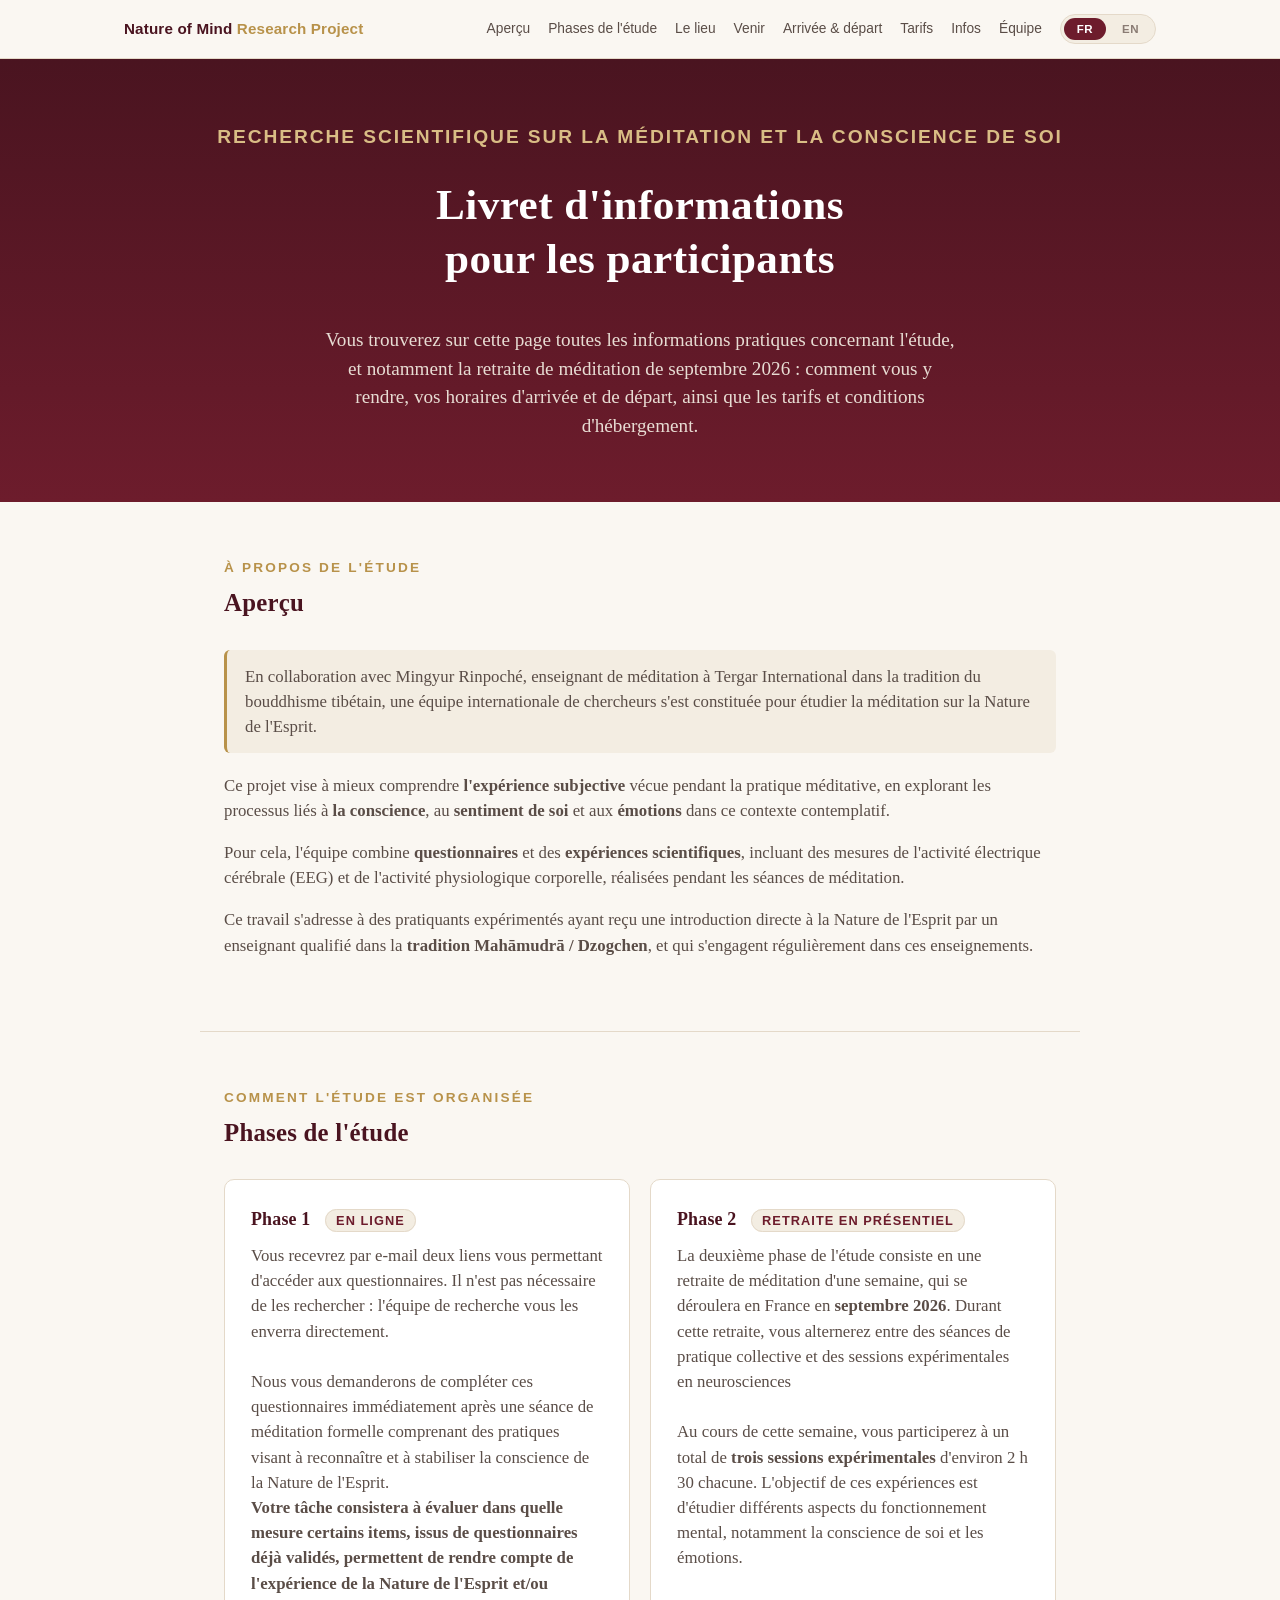
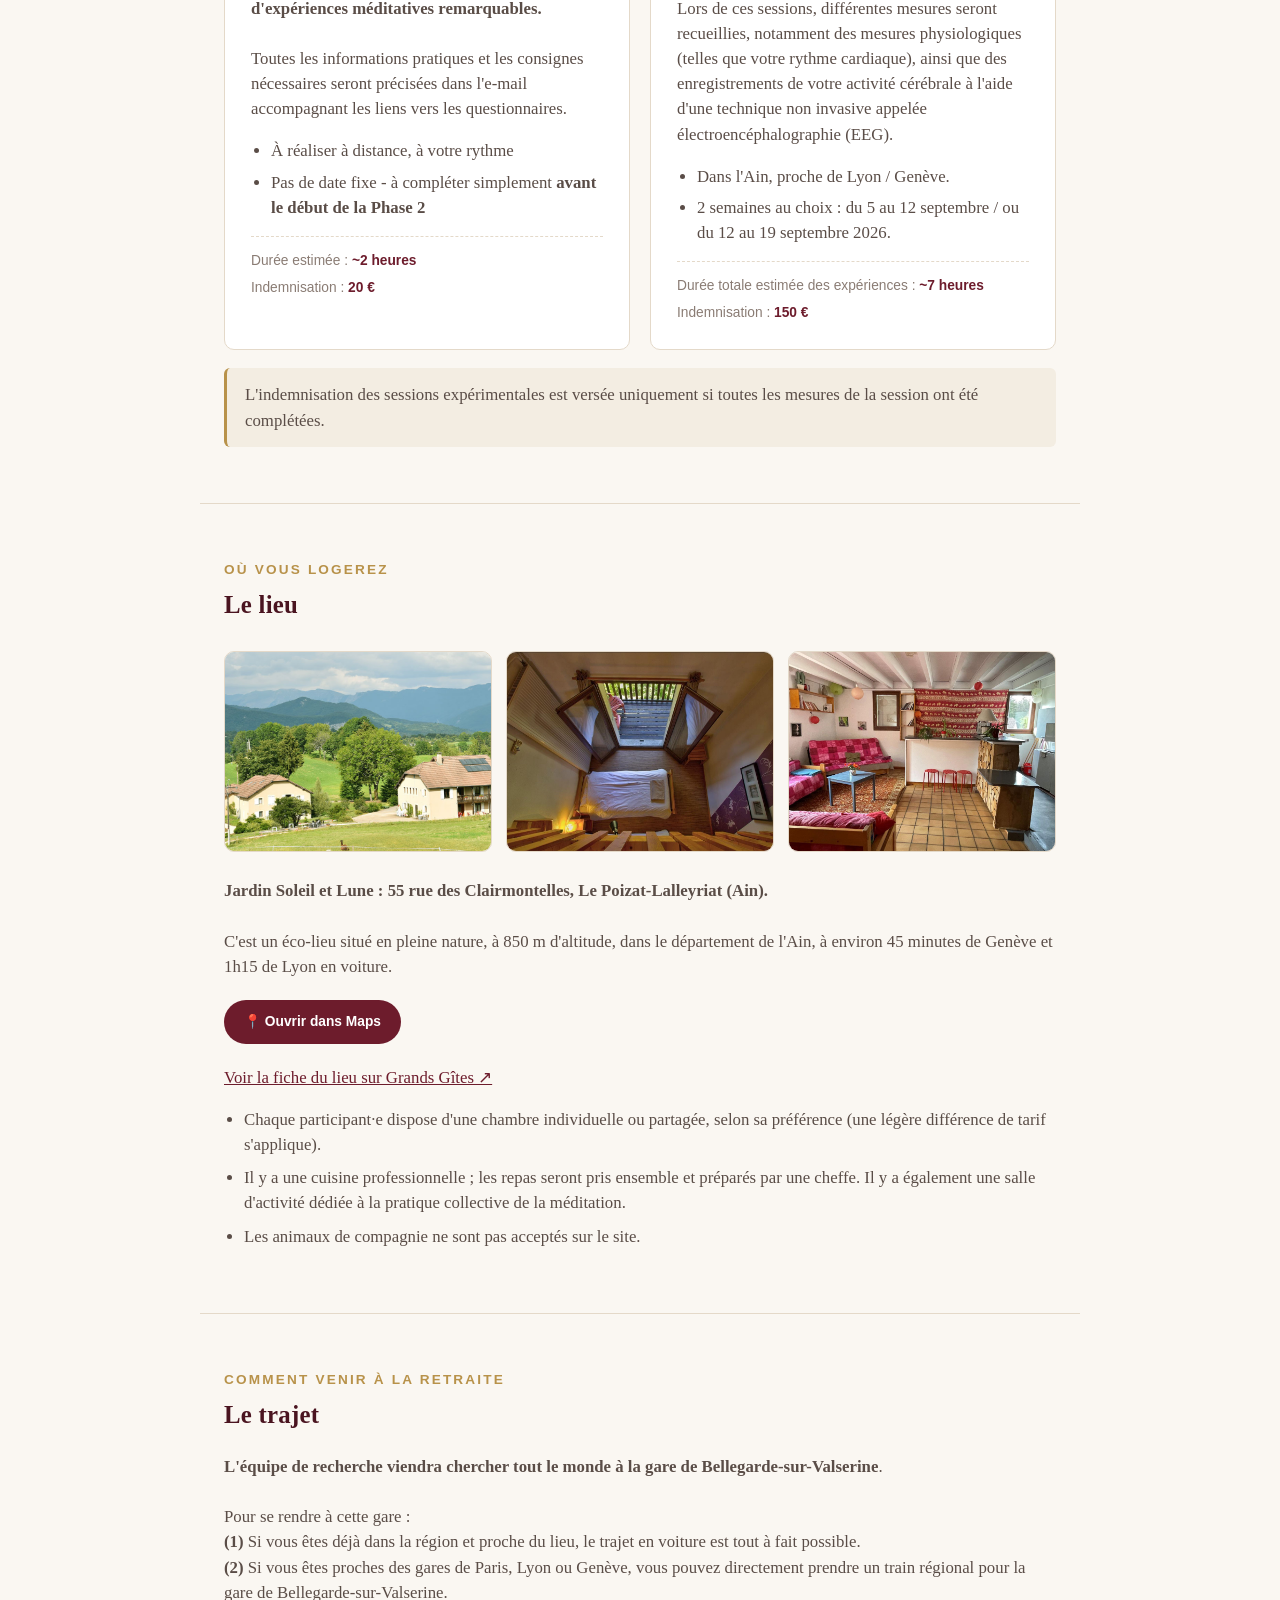
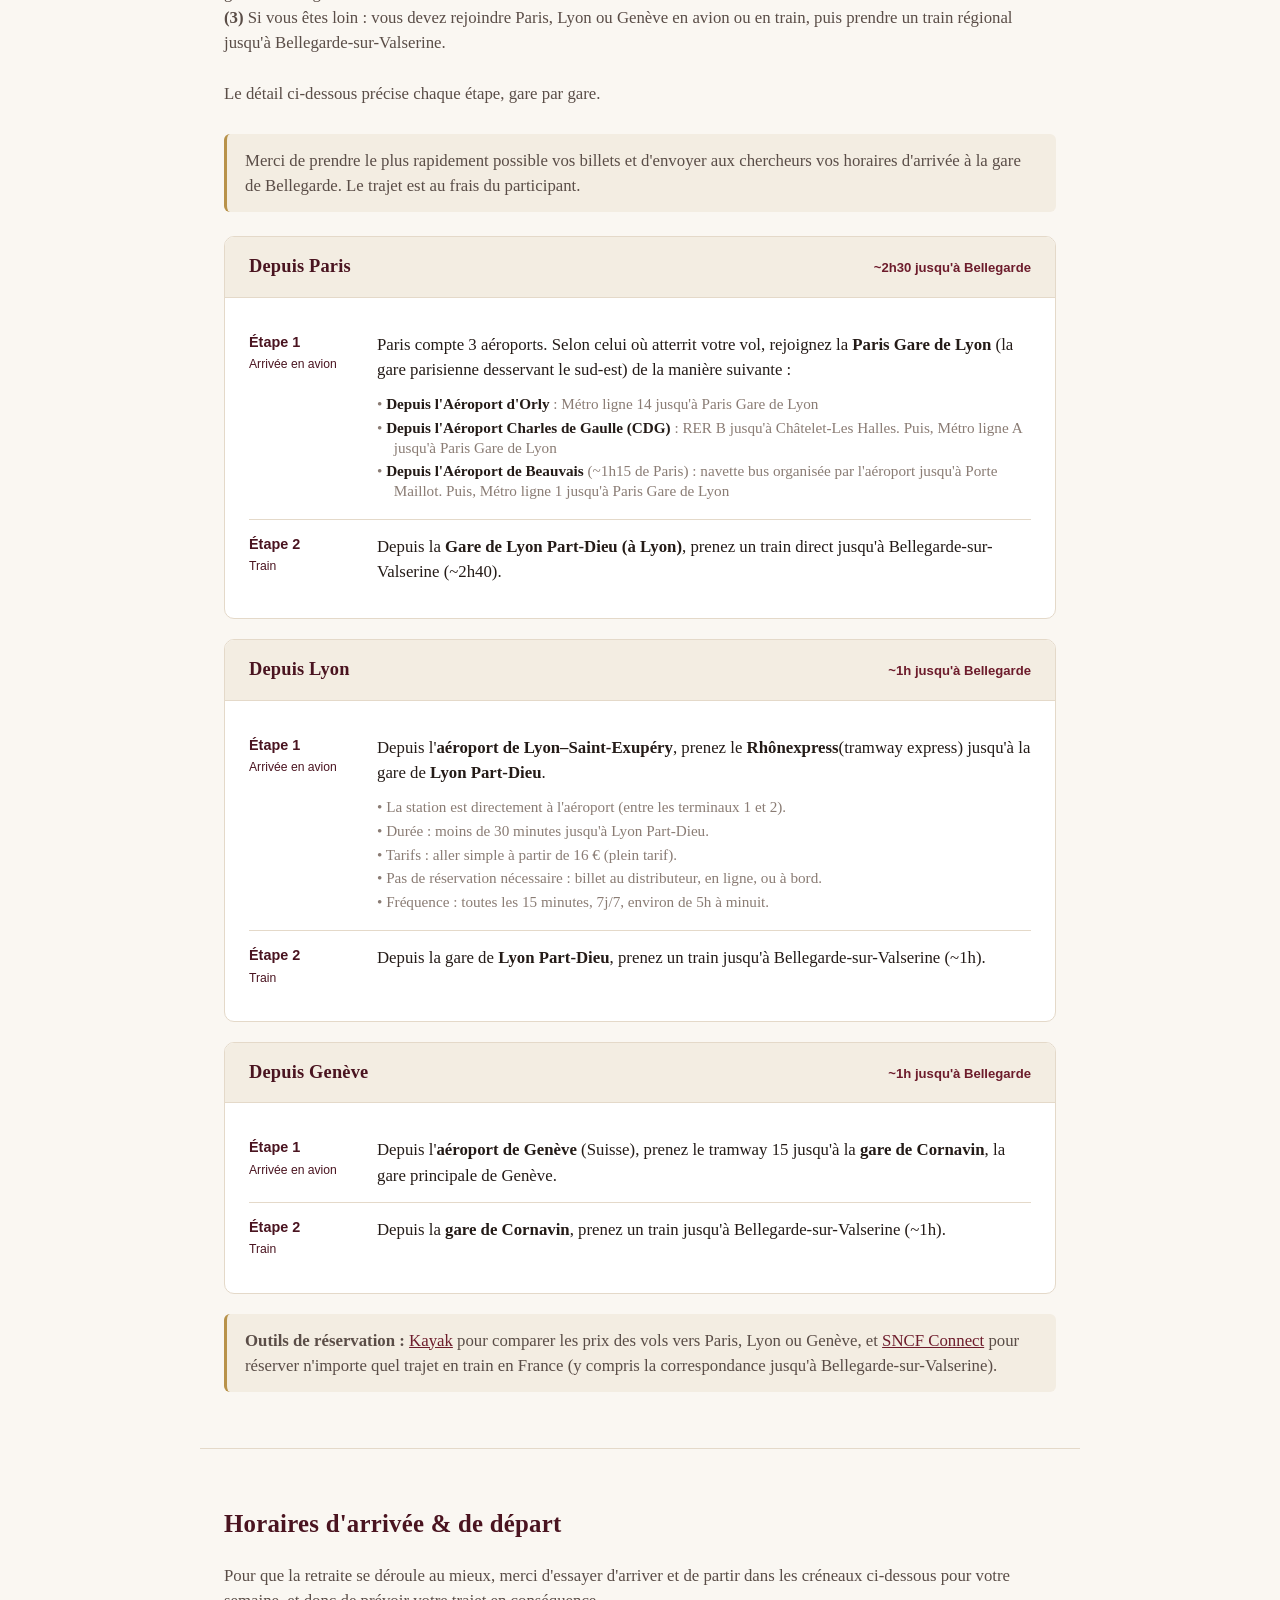
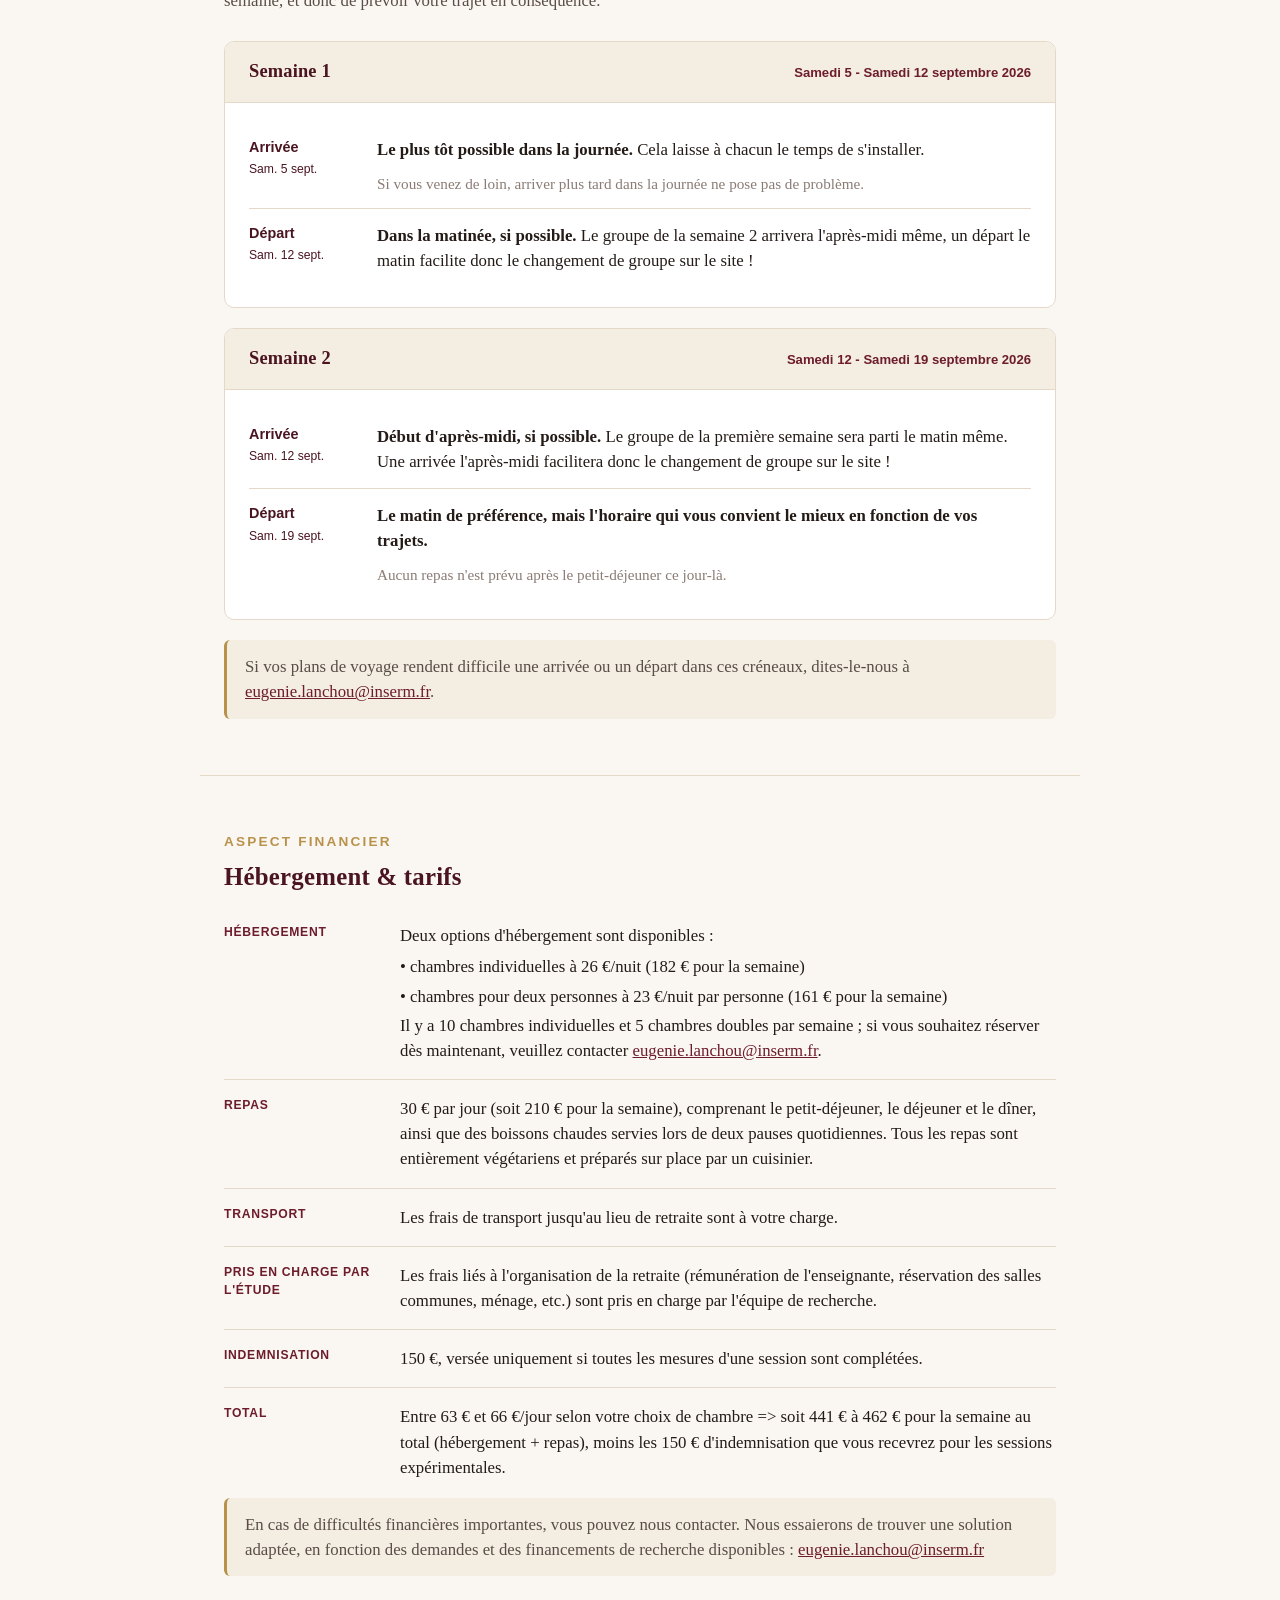
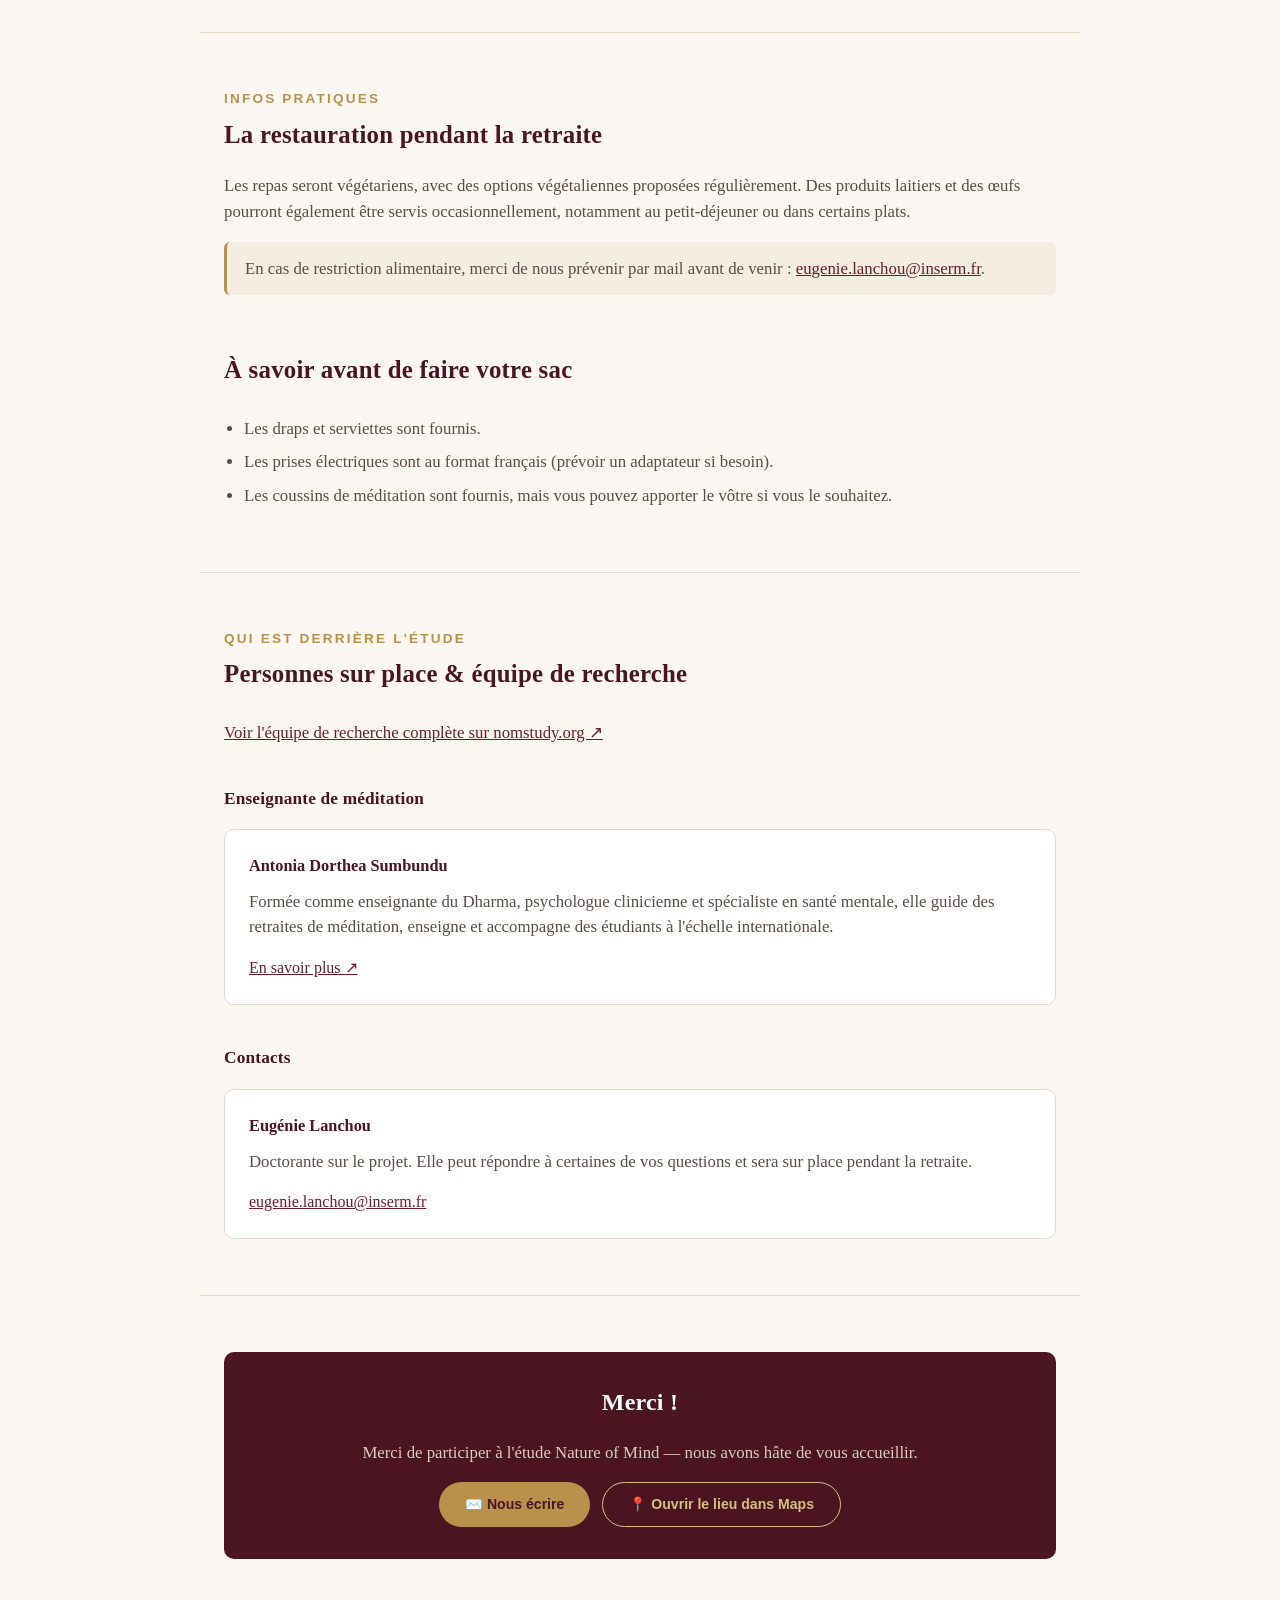
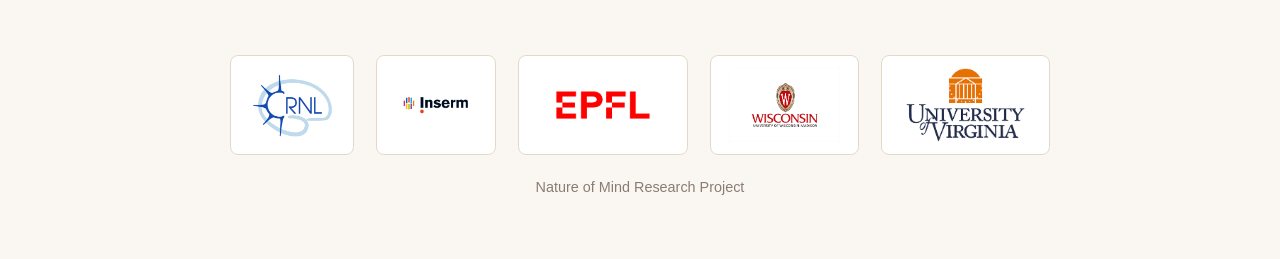
<file: try.html>
<!DOCTYPE html>
<html lang="fr">
<head>
<meta charset="UTF-8">
<meta name="viewport" content="width=device-width, initial-scale=1.0">
<title>Nature of Mind Research Project — Participant Information / Livret d'informations</title>
<style>
  :root {
    --maroon-900: #4a1420;
    --maroon-700: #6d1c2c;
    --maroon-600: #7f2436;
    --gold-500: #b8924a;
    --gold-300: #d9bd85;
    --cream-50: #faf7f2;
    --cream-100: #f3ede2;
    --ink-900: #241b17;
    --ink-600: #5a4d47;
    --ink-400: #8a7c74;
    --line: #e4d9c9;
    --radius: 10px;
  }

  * { box-sizing: border-box; }

  html { scroll-behavior: smooth; }

  body {
    margin: 0;
    font-family: "Iowan Old Style", "Palatino Linotype", Palatino, Georgia, "Times New Roman", serif;
    color: var(--ink-900);
    background: var(--cream-50);
    line-height: 1.5;
  }

  a { color: var(--maroon-700); }

  h1, h2, h3, h4 {
    font-family: "Iowan Old Style", Georgia, "Times New Roman", serif;
    font-weight: 600;
    letter-spacing: 0.01em;
    color: var(--maroon-900);
    margin-top: 0;
  }

  .eyebrow {
    font-family: -apple-system, BlinkMacSystemFont, "Segoe UI", sans-serif;
    text-transform: uppercase;
    letter-spacing: 0.16em;
    font-size: 0.85rem;
    font-weight: 600;
    color: var(--gold-500);
  }

  /* ---------- Language toggle ---------- */
  /* !important: .only-en/.only-fr must always win over any other class's own
     display rule (e.g. .sub, .note both set display:block with higher specificity) */
  body[data-lang="fr"] .only-en { display: none !important; }
  body[data-lang="en"] .only-fr { display: none !important; }

  .lang-switch {
    display: flex;
    gap: 3px;
    background: var(--cream-100);
    border: 1px solid var(--line);
    border-radius: 999px;
    padding: 3px;
  }
  .lang-btn {
    font-family: -apple-system, BlinkMacSystemFont, "Segoe UI", sans-serif;
    font-size: 0.72rem;
    font-weight: 700;
    letter-spacing: 0.04em;
    border: none;
    background: transparent;
    color: var(--ink-400);
    padding: 5px 13px;
    border-radius: 999px;
    cursor: pointer;
  }
  .lang-btn.active { background: var(--maroon-700); color: #fff; }

  /* ---------- Top bar / nav ---------- */
  .topbar {
    position: sticky;
    top: 0;
    z-index: 100;
    background: rgba(250, 247, 242, 0.94);
    backdrop-filter: blur(6px);
    border-bottom: 1px solid var(--line);
  }
  .topbar-inner {
    max-width: 1080px;
    margin: 0 auto;
    padding: 14px 24px;
    display: flex;
    align-items: center;
    justify-content: space-between;
    gap: 16px;
    flex-wrap: wrap;
  }
  .brand {
    font-family: -apple-system, BlinkMacSystemFont, "Segoe UI", sans-serif;
    font-weight: 700;
    font-size: 0.95rem;
    color: var(--maroon-900);
    letter-spacing: 0.01em;
    white-space: nowrap;
  }
  .brand span { color: var(--gold-500); }
  .topbar-right { display: flex; align-items: center; gap: 18px; flex-wrap: wrap; }
  nav.links {
    display: flex;
    gap: 18px;
    flex-wrap: wrap;
    font-family: -apple-system, BlinkMacSystemFont, "Segoe UI", sans-serif;
  }
  nav.links a {
    font-size: 0.86rem;
    text-decoration: none;
    color: var(--ink-600);
    font-weight: 500;
    display: inline-block;
    padding: 4px 0;
  }
  nav.links a:hover { color: var(--maroon-700); }

  /* ---------- Hero ---------- */
  .hero {
    background: linear-gradient(180deg, var(--maroon-900) 0%, var(--maroon-700) 100%);
    color: var(--cream-100);
    padding: 64px 24px 56px;
  }
  .hero-inner {
    max-width: 880px;
    margin: 0 auto;
    text-align: center;
  }
  .hero .eyebrow { display: block; color: var(--gold-300); margin-bottom: 26px; font-size: 1.2rem; letter-spacing: 0.1em; }
  .hero h1 {
    color: #fff;
    font-size: clamp(1.9rem, 3.4vw, 2.7rem);
    margin-bottom: 40px;
    line-height: 1.25;
  }
  .hero p.lead {
    font-size: 1.2rem;
    color: var(--cream-100);
    max-width: 640px;
    margin: 0 auto 5px;
    opacity: 0.92;
  }

  /* ---------- Sections ---------- */
  section {
    max-width: 880px;
    margin: 0 auto;
    padding: 56px 24px;
  }
  section + section { border-top: 1px solid var(--line); }
  .section-head { margin-bottom: 28px; }
  .section-head h2 { font-size: 1.55rem; }
  .section-head h3 { font-size: 1.5rem; }
  .section-head .eyebrow { margin-bottom: 6px; display: block; }

  p { color: var(--ink-600); font-size: 1.05rem; }

  /* ---------- Cards ---------- */
  .grid-2 {
    display: grid;
    grid-template-columns: 1fr 1fr;
    gap: 20px;
  }
  @media (max-width: 700px) { .grid-2 { grid-template-columns: 1fr; } }

  .card {
    background: #fff;
    border: 1px solid var(--line);
    border-radius: var(--radius);
    padding: 26px;
  }

  .card h3 {
    font-size: 1.12rem;
    margin-bottom: 10px;
    display: flex;
    align-items: center;
    gap: 10px;
    flex-wrap: wrap;
  }
  .card .tag {
    font-family: -apple-system, BlinkMacSystemFont, "Segoe UI", sans-serif;
    font-size: 0.8rem;
    text-transform: uppercase;
    letter-spacing: 0.08em;
    font-weight: 700;
    color: var(--maroon-700);
    background: var(--cream-100);
    border: 1px solid var(--line);
    padding: 3px 10px;
    border-radius: 999px;
    margin-left: 10px;
  }
  .card ul { margin: 10px 0 0; padding-left: 20px; color: var(--ink-600); font-size: 1.05rem; }
  .card li { margin-bottom: 6px; }
  .card .meta {
    margin-top: 16px;
    padding-top: 14px;
    border-top: 1px dashed var(--line);
    font-family: -apple-system, BlinkMacSystemFont, "Segoe UI", sans-serif;
    font-size: 0.86rem;
    color: var(--ink-400);
    display: flex;
    flex-direction: column;
    gap: 6px;
  }
  .card .meta b { color: var(--maroon-700); }

  /* ---------- Photo gallery ---------- */
  .photo-grid {
    display: grid;
    grid-template-columns: repeat(3, 1fr);
    gap: 14px;
    margin-bottom: 26px;
  }
  @media (max-width: 700px) { .photo-grid { grid-template-columns: 1fr; } }
  .photo-frame {
    position: relative;
    aspect-ratio: 4 / 3;
    border-radius: var(--radius);
    overflow: hidden;
    background: var(--cream-100);
    border: 1px solid var(--line);
  }
  .photo-frame img { width: 100%; height: 100%; object-fit: cover; display: block; }
  .photo-frame .photo-caption {
    display: none;
    position: absolute;
    inset: 0;
    align-items: center;
    justify-content: center;
    text-align: center;
    padding: 12px;
    font-family: -apple-system, BlinkMacSystemFont, "Segoe UI", sans-serif;
    font-size: 0.76rem;
    color: var(--ink-400);
  }
  .photo-frame.img-missing img { display: none; }
  .photo-frame.img-missing .photo-caption { display: flex; }

  .maps-link {
    display: inline-flex;
    align-items: center;
    gap: 6px;
    background: var(--maroon-700);
    color: #fff;
    text-decoration: none;
    font-family: -apple-system, BlinkMacSystemFont, "Segoe UI", sans-serif;
    font-weight: 700;
    font-size: 0.86rem;
    padding: 11px 20px;
    border-radius: 999px;
    margin: 4px 0 4px;
    min-height: 44px;
  }

  /* ---------- Travel route list ---------- */
  .route-list { list-style: none; margin: 10px 0 0; padding: 0; }
  .route-list li { padding: 10px 0; border-top: 1px solid var(--line); }
  .route-list li:first-child { border-top: none; padding-top: 0; }
  .route-list .route-from { font-weight: 700; color: var(--maroon-900); font-size: 0.95rem; }
  .route-list .route-steps { color: var(--ink-600); font-size: 1.05rem; margin-top: 2px; }

  .plain-list { padding-left: 20px; color: var(--ink-600); margin: 10px 0 0; font-size: 1.05rem; }
  .plain-list li { margin-bottom: 8px; }

  .dash-list { list-style: none; padding-left: 0; margin: 6px 0 0; }
  .dash-list li { padding-left: 1.1em; text-indent: -1.1em; margin-bottom: 4px; }
  .dash-list li::before { content: "\2022\a0"; }

  /* ---------- Arrival / departure timeline ---------- */
  .week-card {
    background: #fff;
    border: 1px solid var(--line);
    border-radius: var(--radius);
    overflow: hidden;
    margin-bottom: 20px;
  }
  .week-card .week-head {
    background: var(--cream-100);
    padding: 16px 24px;
    display: flex;
    justify-content: space-between;
    align-items: baseline;
    flex-wrap: wrap;
    gap: 8px;
    border-bottom: 1px solid var(--line);
  }
  .week-card .week-head h3 { margin: 0; font-size: 1.15rem; }
  .week-card .week-head .dates {
    font-family: -apple-system, BlinkMacSystemFont, "Segoe UI", sans-serif;
    font-size: 0.82rem;
    color: var(--maroon-700);
    font-weight: 600;
  }
  .week-body { padding: 20px 24px; }
  .timeline-row {
    display: grid;
    grid-template-columns: 110px 1fr;
    gap: 18px;
    padding: 14px 0;
  }
  .timeline-row + .timeline-row { border-top: 1px solid var(--line); }
  .timeline-row .point {
    font-family: -apple-system, BlinkMacSystemFont, "Segoe UI", sans-serif;
    font-weight: 700;
    font-size: 0.9rem;
    color: var(--maroon-900);
  }
  .timeline-row .point .sub {
    display: block;
    font-weight: 500;
    color: var(--maroon-900);
    font-size: 0.76rem;
    margin-top: 2px;
  }
  .timeline-row .detail { font-size: 1.05rem; }
  .timeline-row .detail strong { color: var(--ink-900); }
  .timeline-row .detail .note {
    display: block;
    margin-top: 12px;
    font-size: 0.95rem;
    line-height: 1.3;
    color: var(--ink-400);
  }

  .callout {
    background: var(--cream-100);
    border-left: 3px solid var(--gold-500);
    border-radius: 6px;
    padding: 14px 18px;
    font-size: 1.05rem;
    color: var(--ink-600);
    margin-top: 18px;
  }

  /* ---------- Practical info ---------- */
  .info-list {
    list-style: none;
    margin: 0;
    padding: 0;
    display: grid;
    gap: 16px;
  }
  .info-list > li {
    display: grid;
    grid-template-columns: 160px 1fr;
    gap: 16px;
    padding-bottom: 16px;
    border-bottom: 1px solid var(--line);
    font-size: 1.05rem;
  }
  .info-list > li:last-child { border-bottom: none; padding-bottom: 0; }
  .info-list .label {
    font-family: -apple-system, BlinkMacSystemFont, "Segoe UI", sans-serif;
    font-size: 0.76rem;
    text-transform: uppercase;
    letter-spacing: 0.06em;
    font-weight: 700;
    color: var(--maroon-700);
  }
  @media (max-width: 600px) {
    .info-list > li { grid-template-columns: 1fr; gap: 4px; }
  }

  /* ---------- Team ---------- */
  .team-grid {
    display: grid;
    grid-template-columns: 1fr 1fr;
    gap: 14px;
  }
  @media (max-width: 700px) { .team-grid { grid-template-columns: 1fr; } }
  .team-member {
    border: 1px solid var(--line);
    background: #fff;
    border-radius: var(--radius);
    padding: 16px 18px;
  }
  .team-member .name { font-weight: 700; color: var(--maroon-900); font-size: 0.98rem; }
  .team-member .role {
    font-family: -apple-system, BlinkMacSystemFont, "Segoe UI", sans-serif;
    font-size: 0.82rem;
    color: var(--ink-400);
    margin-top: 2px;
  }
  .coordinator-badge {
    display: inline-block;
    margin-top: 8px;
    font-family: -apple-system, BlinkMacSystemFont, "Segoe UI", sans-serif;
    font-size: 0.68rem;
    text-transform: uppercase;
    letter-spacing: 0.06em;
    font-weight: 700;
    color: var(--gold-500);
    border: 1px solid var(--gold-300);
    border-radius: 999px;
    padding: 2px 10px;
  }

  .teacher-card {
    background: #fff;
    border: 1px solid var(--line);
    border-radius: var(--radius);
    padding: 24px;
    margin-top: 18px;
  }
  .teacher-card .name { font-weight: 700; color: var(--maroon-900); font-size: 1.02rem; }
  .teacher-card p { margin-top: 10px; }
  .subhead { margin-top: 40px; margin-bottom: 16px; }
  .subhead h3 { font-size: 1.08rem; }

  /* ---------- Contact ---------- */
  .contact-box {
    background: var(--maroon-900);
    color: var(--cream-100);
    border-radius: var(--radius);
    padding: 32px;
    text-align: center;
  }
  .contact-box h2 { color: #fff; }
  .contact-box p { color: var(--cream-100); opacity: 0.85; }
  .contact-box .btn-row {
    display: flex;
    justify-content: center;
    gap: 12px;
    flex-wrap: wrap;
    margin-top: 14px;
  }
  .contact-box a.btn {
    display: inline-block;
    background: var(--gold-500);
    color: var(--maroon-900);
    font-family: -apple-system, BlinkMacSystemFont, "Segoe UI", sans-serif;
    font-weight: 700;
    font-size: 0.88rem;
    text-decoration: none;
    padding: 11px 26px;
    border-radius: 999px;
    min-height: 44px;
    display: inline-flex;
    align-items: center;
  }
  .contact-box a.btn-outline {
    background: transparent;
    color: var(--gold-300);
    border: 1px solid var(--gold-300);
  }

  /* ---------- Footer / logos ---------- */
  footer {
    max-width: 1080px;
    margin: 0 auto;
    padding: 40px 24px 60px;
    text-align: center;
  }
  .logo-row {
    display: flex;
    justify-content: center;
    align-items: center;
    gap: 22px;
    flex-wrap: wrap;
    margin-bottom: 22px;
  }
  .logo-row img {
    height: 100px;
    width: auto;
    object-fit: contain;
    background: #fff;
    padding: 12px 18px;
    border-radius: 8px;
    border: 1px solid var(--line);
  }
  footer .fine-print {
    font-family: -apple-system, BlinkMacSystemFont, "Segoe UI", sans-serif;
    font-size: 0.9rem;
    color: var(--ink-400);
  }

  /* ==========================================================
     Mobile tuning — same design, same content, adapted below 700px:
     bigger tap targets, single-column stacking everywhere,
     tighter spacing so there's less scrolling on a phone.
     ========================================================== */
  @media (max-width: 700px) {
    .topbar-inner { padding: 10px 16px; gap: 10px; }
    .topbar-right { width: 100%; flex-direction: column; align-items: flex-start; gap: 10px; }
    nav.links { width: 100%; gap: 4px 14px; overflow-x: auto; }
    nav.links a { font-size: 0.84rem; padding: 6px 0; }
    .lang-switch { align-self: flex-end; }
    .lang-btn { padding: 9px 16px; min-height: 40px; }

    .hero { padding: 40px 18px 34px; }
    .hero h1 { font-size: 1.6rem; margin-bottom: 22px; }
    .hero .eyebrow { margin-bottom: 16px; font-size: 0.95rem; }
    .hero p.lead { font-size: 1rem; }

    section { padding: 36px 18px; }
    .section-head { margin-bottom: 20px; }
    .section-head h2, .section-head h3 { font-size: 1.3rem; }

    p { font-size: 1rem; }

    .card { padding: 20px; }
    .week-card .week-head, .week-body { padding-left: 18px; padding-right: 18px; }

    .timeline-row {
      grid-template-columns: 1fr;
      gap: 4px;
    }
    .timeline-row .point .sub { display: inline-block; margin-left: 6px; margin-top: 0; }

    .photo-frame { aspect-ratio: 16 / 10; }

    .contact-box { padding: 24px 18px; }
    .contact-box .btn-row { flex-direction: column; }
    .contact-box a.btn { display: flex; justify-content: center; width: 100%; padding: 13px 20px; }

    .logo-row img { height: 64px; padding: 8px 12px; }
  }
</style>
</head>
<body data-lang="fr">

  <div class="topbar">
    <div class="topbar-inner">
      <div class="brand">Nature of Mind <span>Research Project</span></div>
      <div class="topbar-right">
        <nav class="links">
          <a href="#overview"><span class="only-en">Overview</span><span class="only-fr">Aperçu</span></a>
          <a href="#phases"><span class="only-en">Study Phases</span><span class="only-fr">Phases de l'étude</span></a>
          <a href="#venue"><span class="only-en">Venue</span><span class="only-fr">Le lieu</span></a>
          <a href="#travel"><span class="only-en">Getting There</span><span class="only-fr">Venir</span></a>
          <a href="#schedule"><span class="only-en">Arrival &amp; Departure</span><span class="only-fr">Arrivée &amp; départ</span></a>
          <a href="#costs"><span class="only-en">Costs</span><span class="only-fr">Tarifs</span></a>
          <a href="#practical"><span class="only-en">Info</span><span class="only-fr">Infos</span></a>
          <a href="#team"><span class="only-en">Team</span><span class="only-fr">Équipe</span></a>
        </nav>
        <div class="lang-switch">
          <button type="button" class="lang-btn active" data-set-lang="fr">FR</button>
          <button type="button" class="lang-btn" data-set-lang="en">EN</button>
        </div>
      </div>
    </div>
  </div>

  <header class="hero">
    <div class="hero-inner">
      <span class="eyebrow only-en">Scientific Research on Meditation and Self-Awareness</span>
      <span class="eyebrow only-fr">Recherche scientifique sur la méditation et la conscience de soi</span>
      <h1 class="only-en">Participant Information Booklet</h1>
      <h1 class="only-fr">Livret d'informations<br>pour les participants</h1>
      <p class="lead only-en">
        On this page you'll find all the practical information about the study, and in particular the September 2026 meditation retreat:
        how to get there, your arrival and departure times, as well as rates and accommodation conditions.
      </p>
      <p class="lead only-fr">
        Vous trouverez sur cette page toutes les informations pratiques concernant l'étude, et notamment la retraite de méditation de septembre 2026 : comment vous y rendre,
        vos horaires d'arrivée et de départ, ainsi que les tarifs et conditions d'hébergement.
      </p>
    </div>
  </header>

  <section id="overview">
    <div class="section-head">
      <span class="eyebrow only-en">About the study</span>
      <span class="eyebrow only-fr">À propos de l'étude</span>
      <h2 class="only-en">Overview</h2>
      <h2 class="only-fr">Aperçu</h2>
    </div>
    <div class="callout" style="margin-top:0; margin-bottom:20px;">
      <span class="only-en">In collaboration with Mingyur Rinpoche, a meditation teacher at Tergar International
        in the Tibetan Buddhist tradition, an international team of researchers has come together to study meditation on the Nature of Mind.</span>
      <span class="only-fr">En collaboration avec Mingyur Rinpoché, enseignant de méditation à Tergar International dans la tradition du bouddhisme tibétain,
        une équipe internationale de chercheurs s'est constituée pour étudier la méditation sur la Nature de l'Esprit.</span>
    </div>
    <p class="only-en">
      This project aims to better understand the <strong>subjective experience</strong> during meditative practice,
      exploring processes related to <strong>consciousness</strong>, <strong>sense of self</strong>, and <strong>emotions</strong> within this contemplative context.
    </p>
    <p class="only-fr">
      Ce projet vise à mieux comprendre <strong>l'expérience subjective</strong> vécue pendant la pratique
      méditative, en explorant les processus liés à <strong>la conscience</strong>, au <strong>sentiment de soi</strong> et aux <strong>émotions</strong> dans ce contexte contemplatif.
    </p>
    <p class="only-en">
      To this end, the team combines <strong>questionnaires</strong> with <strong>scientific experiments</strong>, including
      measures of brain electrical activity (EEG) and bodily physiological activity, recorded during meditation sessions.
    </p>
    <p class="only-fr">
      Pour cela, l'équipe combine <strong>questionnaires</strong> et des <strong>expériences scientifiques</strong>,
      incluant des mesures de l'activité électrique cérébrale (EEG) et de l'activité physiologique
      corporelle, réalisées pendant les séances de méditation.
    </p>
    <p class="only-en">
      This study is aimed at experienced practitioners who have received direct
      introduction to the Nature of Mind from a qualified teacher in the <strong>Mahāmudrā / Dzogchen</strong>
      tradition, and who engage regularly in these teachings.
    </p>
    <p class="only-fr">
      Ce travail s'adresse à des pratiquants expérimentés ayant reçu une introduction directe à
      la Nature de l'Esprit par un enseignant qualifié dans la <strong>tradition Mahāmudrā / Dzogchen</strong>,
      et qui s'engagent régulièrement dans ces enseignements.
    </p>
  </section>

  <section id="phases">
    <div class="section-head">
      <span class="eyebrow only-en">How the study is organized</span>
      <span class="eyebrow only-fr">Comment l'étude est organisée</span>
      <h2 class="only-en">Study Phases</h2>
      <h2 class="only-fr">Phases de l'étude</h2>
    </div>
    <div class="grid-2">
      <div class="card">
        <h3>
          <span class="only-en">Phase 1 <span class="tag">Online</span></span>
          <span class="only-fr">Phase 1 <span class="tag">En ligne</span></span>
        </h3>
        <p class="only-en" style="margin-top:0;">
          You will receive two emails containing links to the questionnaires. There is no need to look for them, as the research team will send them directly to you.
            <br><br>We will ask you to complete these questionnaires immediately after a formal meditation session involving practices aimed at recognizing and stabilizing awareness of the Nature of Mind.
            <br><strong>Your task will be to evaluate the extent to which selected items from previously validated questionnaires adequately capture the experience of the Nature of Mind and/or other notable meditation experiences.</strong>
            <br><br>All practical information and necessary instructions will be provided in the email accompanying the questionnaire links.
        </p>
        <p class="only-fr" style="margin-top:0;">
          Vous recevrez par e-mail deux liens vous permettant d'accéder aux questionnaires.
          Il n'est pas nécessaire de les rechercher : l'équipe de recherche vous les enverra directement.
          <br><br>Nous vous demanderons de compléter ces questionnaires immédiatement après une séance de méditation formelle comprenant des
          pratiques visant à reconnaître et à stabiliser la conscience de la Nature de l'Esprit.
          <br><strong>Votre tâche consistera à évaluer
          dans quelle mesure certains items, issus de questionnaires déjà validés, permettent de rendre compte de l'expérience de la Nature de
          l'Esprit et/ou d'expériences méditatives remarquables.</strong>
          <br><br>Toutes les informations pratiques et les consignes nécessaires seront précisées dans l'e-mail accompagnant les liens vers les questionnaires.
        </p>
        <ul>
          <li class="only-en">Completed remotely, at your own pace</li>
          <li class="only-fr">À réaliser à distance, à votre rythme</li>
          <li class="only-en">No fixed date - simply complete it <strong>before Phase 2</strong> begins</li>
          <li class="only-fr">Pas de date fixe - à compléter simplement <strong>avant le début de la Phase 2</strong></li>
        </ul>
        <div class="meta">
          <span class="only-en">Estimated time: <b>~2 hours</b></span>
          <span class="only-fr">Durée estimée : <b>~2 heures</b></span>
          <span class="only-en">Compensation: <b>€20</b></span>
          <span class="only-fr">Indemnisation : <b>20 €</b></span>
        </div>
      </div>
      <div class="card">
        <h3>
          <span class="only-en">Phase 2 <span class="tag">In-person retreat</span></span>
          <span class="only-fr">Phase 2 <span class="tag">Retraite en présentiel</span></span>
        </h3>
        <p class="only-en" style="margin-top:0;">
          The second phase of the study consists of a one-week meditation retreat, which will take place in France in <strong>September 2026</strong>.
          During this retreat, you will alternate between group meditation practice sessions and experimental neuroscience sessions.
          <br><br>Over the course of the week, you will take part in a total of <strong>three experimental sessions</strong>, each lasting approximately 2.5 hours.
          The aim of these experiments is to investigate different aspects of mental functioning, including self-awareness and emotions.
          <br><br>During these sessions, various measurements will be collected, including physiological data (such as your heart rate), as well as recordings of
          brain activity using a non-invasive technique called electroencephalography (EEG).
        </p>
        <p class="only-fr" style="margin-top:0;">
          La deuxième phase de l'étude consiste en une retraite de méditation d'une semaine, qui se déroulera en France en <strong>septembre 2026</strong>.
          Durant cette retraite, vous alternerez entre des séances de pratique collective et des sessions expérimentales en neurosciences
          <br><br>Au cours de cette semaine, vous participerez à un total de <strong>trois sessions expérimentales</strong> d'environ 2 h 30 chacune. L'objectif de ces expériences
          est d'étudier différents aspects du fonctionnement mental, notamment la conscience de soi et les émotions.
          <br><br>Lors de ces sessions, différentes mesures seront recueillies, notamment des mesures physiologiques (telles que votre rythme cardiaque), ainsi que des
          enregistrements de votre activité cérébrale à l'aide d'une technique non invasive appelée électroencéphalographie (EEG).
        </p>
        <ul>
          <li class="only-en">In the Ain (France), near Lyon / Geneva.</li>
          <li class="only-fr">Dans l'Ain, proche de Lyon / Genève.</li>
          <li class="only-en">Two possible weeks: from September 5 to 12 / or from September 12 to 19, 2026.</li>
          <li class="only-fr">2 semaines au choix : du 5 au 12 septembre / ou du 12 au 19 septembre 2026.</li>
        </ul>
        <div class="meta">
          <span class="only-en">Total estimated time of the experiments : <b>~7 hours</b></span>
          <span class="only-fr">Durée totale estimée des expériences : <b>~7 heures </b></span>
          <span class="only-en">Compensation : <b>€150</b></span>
          <span class="only-fr">Indemnisation : <b>150 €</b></span>
        </div>
      </div>
    </div>
    <div class="callout only-en">
      Compensation for the experimental sessions is paid only if all measurements for that
      session are completed.
    </div>
    <div class="callout only-fr">
      L'indemnisation des sessions expérimentales est versée uniquement si toutes les mesures de
      la session ont été complétées.
    </div>
  </section>

  <section id="venue">
    <div class="section-head">
      <span class="eyebrow only-en">Where you'll be staying</span>
      <span class="eyebrow only-fr">Où vous logerez</span>
      <h2 class="only-en">The Venue</h2>
      <h2 class="only-fr">Le lieu</h2>
    </div>

    <div class="photo-grid">
      <div class="photo-frame">
        <img src="assets/venue-landscape.jpg" alt="Vue aérienne du Jardin Soleil et Lune" onerror="this.closest('.photo-frame').classList.add('img-missing')">
        <span class="photo-caption only-en">Photo coming soon</span>
        <span class="photo-caption only-fr">Photo à venir</span>
      </div>
      <div class="photo-frame">
        <img src="assets/venue-room.jpg" alt="Exemple de chambre" onerror="this.closest('.photo-frame').classList.add('img-missing')">
        <span class="photo-caption only-en">Photo coming soon</span>
        <span class="photo-caption only-fr">Photo à venir</span>
      </div>
      <div class="photo-frame">
        <img src="assets/venue-dining.jpg" alt="Salle commune / restaurant" onerror="this.closest('.photo-frame').classList.add('img-missing')">
        <span class="photo-caption only-en">Photo coming soon</span>
        <span class="photo-caption only-fr">Photo à venir</span>
      </div>
    </div>

    <p class="only-en">
      <strong>Jardin Soleil et Lune : 55 rue des Clairmontelles, Le Poizat-Lalleyriat, France (Ain)</strong>.
      <br><br>It is an eco-friendly retreat center set in open countryside, at 850&nbsp;m of altitude, in the Ain department, roughly 45 minutes from Geneva and 1h15 from Lyon by car.
    </p>
    <p class="only-fr">
      <strong>Jardin Soleil et Lune : 55 rue des Clairmontelles, Le Poizat-Lalleyriat (Ain).</strong>
      <br><br>C'est un éco-lieu situé en pleine nature, à 850&nbsp;m d'altitude, dans le département de l'Ain, à environ 45 minutes de Genève et 1h15 de Lyon en voiture.
    </p>
    <p>
      <a class="maps-link" href="https://www.google.com/maps/search/?api=1&query=55+rue+des+Clairmontelles+Le+Poizat-Lalleyriat+France" target="_blank" rel="noopener">
        <span class="only-en">📍 Open in Maps</span>
        <span class="only-fr">📍 Ouvrir dans Maps</span>
      </a>
    </p>
    <p>
      <a href="https://www.grandsgites.com/gite-01-jardins-soleil-lune-6982.htm" target="_blank" rel="noopener">
        <span class="only-en">See the venue's listing on Grands Gîtes ↗</span>
        <span class="only-fr">Voir la fiche du lieu sur Grands Gîtes ↗</span>
      </a>
    </p>
    <ul class="plain-list only-en">
      <li>Each participant has a single or shared room, depending on their preference (a slight price difference applies).</li>
      <li>There is a professional kitchen; meals will be shared and prepared by a cook. There is also a dedicated activity room for group meditation practice.</li>
      <li>Pets are not allowed on the premises.</li>
    </ul>
    <ul class="plain-list only-fr">
      <li>Chaque participant·e dispose d'une chambre individuelle ou partagée, selon sa préférence (une légère différence de tarif s'applique).</li>
      <li>Il y a une cuisine professionnelle ; les repas seront pris ensemble et préparés par une cheffe. Il y a également une salle d'activité dédiée à la pratique collective de la méditation.</li>
      <li>Les animaux de compagnie ne sont pas acceptés sur le site.</li>
    </ul>
  </section>

  <section id="travel">
    <div class="section-head">
      <span class="eyebrow only-en">Getting to the Retreat</span>
      <span class="eyebrow only-fr">Comment venir à la retraite</span>
      <h2 class="only-en">Directions</h2>
      <h2 class="only-fr">Le trajet</h2>
      <p class="only-en">
        <strong>The research team will pick everyone up at Bellegarde-sur-Valserine train station.</strong>
        <br><br> To get to this station: <br>
        <strong>(1)</strong> If you are already in the region and nearby, traveling by car is entirely possible. <br>
        <strong>(2)</strong> If you are near Paris, Lyon, or Geneva train stations, you can take a regional train directly to Bellegarde-sur-Valserine station. <br>
        <strong>(3)</strong> If you are coming from farther away: you should first travel to Paris, Lyon, or Geneva by plane or train, and then take a regional train to Bellegarde-sur-Valserine.
        <br><br>The details below outline each step, station by station.
      </p>
      <p class="only-fr">
        <strong>L'équipe de recherche viendra chercher tout le monde à la gare de Bellegarde-sur-Valserine</strong>.
        <br><br> Pour se rendre à cette gare : <br>
        <strong>(1)</strong> Si vous êtes déjà dans la région et proche du lieu, le trajet en voiture est tout à fait possible. <br>
        <strong>(2)</strong> Si vous êtes proches des gares de Paris, Lyon ou Genève, vous pouvez directement prendre un train régional pour la gare de Bellegarde-sur-Valserine. <br>
        <strong>(3)</strong> Si vous êtes loin : vous devez rejoindre Paris, Lyon ou Genève en avion ou en train, puis prendre un train régional jusqu'à Bellegarde-sur-Valserine.
        <br><br>Le détail ci-dessous précise chaque étape, gare par gare.
      </p>
    </div>

    <div class="callout only-en" style="margin-bottom:24px;">
      Please book your tickets as soon as possible and send the research team your arrival time
      at the station. Travel costs are covered by the participant.
    </div>
    <div class="callout only-fr" style="margin-bottom:24px;">
      Merci de prendre le plus rapidement possible vos billets et d'envoyer aux chercheurs vos horaires d'arrivée à la gare de Bellegarde. Le trajet est au frais du participant.
    </div>

    <div class="week-card">
      <div class="week-head">
        <h3><span class="only-en">Coming from Paris</span><span class="only-fr">Depuis Paris</span></h3>
        <span class="dates only-en">~2h30 to Bellegarde</span>
        <span class="dates only-fr">~2h30 jusqu'à Bellegarde</span>
      </div>
      <div class="week-body">
        <div class="timeline-row">
          <div class="point"><span class="only-en">Step 1</span><span class="only-fr">Étape 1</span><span class="sub only-en">Arrival by plane</span><span class="sub only-fr">Arrivée en avion</span></div>
          <div class="detail only-en">
            Paris has 3 airports. Depending on where your flight lands, here's how to reach <strong>Gare de Lyon</strong> (the Paris train station serving the southeast):
            <ul class="note dash-list">
              <li><strong>From Orly Airport</strong> : Metro line 14 (subway) to Paris Gare de Lyon station</li>
              <li><strong>From Charles de Gaulle Airport (CDG)</strong> : RER B (suburban express train) to Châtelet-Les Halles. Then, Metro line A (subway) to Paris Gare de Lyon station</li>
              <li><strong>From Beauvais Airport</strong> (~1h15 outside Paris): shuttle bus organized by the airport to Porte Maillot. Then, Metro line 1 (subway) to Paris Gare de Lyon station.</li>
            </ul>
          </div>
          <div class="detail only-fr">
            Paris compte 3 aéroports. Selon celui où atterrit votre vol, rejoignez la <strong>Paris Gare de Lyon</strong> (la gare parisienne desservant le sud-est) de la manière suivante :
            <ul class="note dash-list">
              <li><strong>Depuis l'Aéroport d'Orly</strong> : Métro ligne 14 jusqu'à Paris Gare de Lyon</li>
              <li><strong>Depuis l'Aéroport Charles de Gaulle (CDG)</strong> : RER B jusqu'à Châtelet-Les Halles. Puis, Métro ligne A jusqu'à Paris Gare de Lyon</li>
              <li><strong>Depuis l'Aéroport de Beauvais</strong> (~1h15 de Paris) : navette bus organisée par l'aéroport jusqu'à Porte Maillot. Puis, Métro ligne 1 jusqu'à Paris Gare de Lyon</li>
            </ul>
          </div>
        </div>
        <div class="timeline-row">
          <div class="point"><span class="only-en">Step 2</span><span class="only-fr">Étape 2</span><span class="sub only-en">Train</span><span class="sub only-fr">Train</span></div>
          <div class="detail only-en">
            From <strong>Gare de Lyon Part-Dieu (in Lyon)</strong>, take a direct train to Bellegarde-sur-Valserine (~2h40).
          </div>
          <div class="detail only-fr">
            Depuis la <strong>Gare de Lyon Part-Dieu (à Lyon)</strong>, prenez un train direct jusqu'à
            Bellegarde-sur-Valserine (~2h40).
          </div>
        </div>
      </div>
    </div>

    <div class="week-card">
      <div class="week-head">
        <h3><span class="only-en">Coming from Lyon</span><span class="only-fr">Depuis Lyon</span></h3>
        <span class="dates only-en">~1h to Bellegarde</span>
        <span class="dates only-fr">~1h jusqu'à Bellegarde</span>
      </div>
      <div class="week-body">
        <div class="timeline-row">
          <div class="point"><span class="only-en">Step 1</span><span class="only-fr">Étape 1</span><span class="sub only-en">Arrival by plane</span><span class="sub only-fr">Arrivée en avion</span></div>
          <div class="detail only-en">
            From <strong>Lyon–Saint-Exupéry Airport</strong>, take the <strong>Rhônexpress</strong>(an express tram service) to <strong>Lyon Part-Dieu</strong> train station.
            <ul class="note dash-list">
              <li>The station is directly at the airport (between terminals 1 and 2).</li>
              <li>Duration: less than 30 minutes to Lyon Part-Dieu.</li>
              <li>Fares: one-way from €16 (full fare).</li>
              <li>No reservation needed: buy your ticket at the machine, online, or on board.</li>
              <li>Frequency: every 15 minutes, 7 days a week, roughly from 5am to midnight.</li>
            </ul>
          </div>
          <div class="detail only-fr">
            Depuis l'<strong>aéroport de Lyon–Saint-Exupéry</strong>, prenez le <strong>Rhônexpress</strong>(tramway express) jusqu'à la gare de <strong>Lyon Part-Dieu</strong>.
            <ul class="note dash-list">
              <li>La station est directement à l'aéroport (entre les terminaux 1 et 2).</li>
              <li>Durée : moins de 30 minutes jusqu'à Lyon Part-Dieu.</li>
              <li>Tarifs : aller simple à partir de 16 € (plein tarif).</li>
              <li>Pas de réservation nécessaire : billet au distributeur, en ligne, ou à bord.</li>
              <li>Fréquence : toutes les 15 minutes, 7j/7, environ de 5h à minuit.</li>
            </ul>
          </div>
        </div>
        <div class="timeline-row">
          <div class="point"><span class="only-en">Step 2</span><span class="only-fr">Étape 2</span><span class="sub only-en">Train</span><span class="sub only-fr">Train</span></div>
          <div class="detail only-en">
            From <strong>Lyon Part-Dieu</strong> station, take a train to Bellegarde-sur-Valserine
            (~1h).
          </div>
          <div class="detail only-fr">
            Depuis la gare de <strong>Lyon Part-Dieu</strong>, prenez un train jusqu'à
            Bellegarde-sur-Valserine (~1h).
          </div>
        </div>
      </div>
    </div>

    <div class="week-card">
      <div class="week-head">
        <h3><span class="only-en">Coming from Geneva</span><span class="only-fr">Depuis Genève</span></h3>
        <span class="dates only-en">~1h to Bellegarde</span>
        <span class="dates only-fr">~1h jusqu'à Bellegarde</span>
      </div>
      <div class="week-body">
        <div class="timeline-row">
          <div class="point"><span class="only-en">Step 1</span><span class="only-fr">Étape 1</span><span class="sub only-en">Arrival by plane</span><span class="sub only-fr">Arrivée en avion</span></div>
          <div class="detail only-en">
            From <strong>Geneva Airport</strong> (Switzerland), take Tram 15 (tramway) to
            <strong>Gare de Cornavin</strong>, Geneva's main train station.
          </div>
          <div class="detail only-fr">
            Depuis l'<strong>aéroport de Genève</strong> (Suisse), prenez le tramway 15 jusqu'à la
            <strong>gare de Cornavin</strong>, la gare principale de Genève.
          </div>
        </div>
        <div class="timeline-row">
          <div class="point"><span class="only-en">Step 2</span><span class="only-fr">Étape 2</span><span class="sub only-en">Train</span><span class="sub only-fr">Train</span></div>
          <div class="detail only-en">
            From <strong>Gare de Cornavin</strong>, take a train to Bellegarde-sur-Valserine
            (~1h).
          </div>
          <div class="detail only-fr">
            Depuis la <strong>gare de Cornavin</strong>, prenez un train jusqu'à
            Bellegarde-sur-Valserine (~1h).
          </div>
        </div>
      </div>
    </div>

    <div class="callout only-en">
      <strong>Booking tools:</strong>
      <a href="https://www.kayak.fr" target="_blank" rel="noopener">Kayak</a> to compare flight
      prices into Paris, Lyon, or Geneva, and
      <a href="https://www.sncf-connect.com" target="_blank" rel="noopener">SNCF Connect</a> to
      book any train in France (including the connection to Bellegarde-sur-Valserine).
    </div>
    <div class="callout only-fr">
      <strong>Outils de réservation :</strong>
      <a href="https://www.kayak.fr" target="_blank" rel="noopener">Kayak</a> pour comparer les
      prix des vols vers Paris, Lyon ou Genève, et
      <a href="https://www.sncf-connect.com" target="_blank" rel="noopener">SNCF Connect</a> pour
      réserver n'importe quel trajet en train en France (y compris la correspondance jusqu'à
      Bellegarde-sur-Valserine).
    </div>
  </section>


  <section id="schedule">
    <div class="section-head">
      <h2 class="only-en">Arrival &amp; Departure Schedule</h2>
      <h2 class="only-fr">Horaires d'arrivée &amp; de départ</h2>
      <p class="only-en">To ensure the retreat runs smoothly, please try to arrive and depart within the time slots
        listed below for your week, and plan your travel accordingly.</p>
      <p class="only-fr">Pour que la retraite se déroule au mieux, merci d'essayer d'arriver et de partir dans les créneaux ci-dessous
        pour votre semaine, et donc de prévoir votre trajet en conséquence.</p>
    </div>

    <div class="week-card">
      <div class="week-head">
        <h3><span class="only-en">Week 1</span><span class="only-fr">Semaine 1</span></h3>
        <span class="dates only-en">Saturday 5 - Saturday 12 September 2026</span>
        <span class="dates only-fr">Samedi 5 - Samedi 12 septembre 2026</span>
      </div>
      <div class="week-body">
        <div class="timeline-row">
          <div class="point"><span class="only-en">Arrival</span><span class="only-fr">Arrivée</span><span class="sub only-en">Sat 5 Sept</span><span class="sub only-fr">Sam. 5 sept.</span></div>
          <div class="detail">
            <strong class="only-en">As early as possible in the day.</strong>
            <strong class="only-fr">Le plus tôt possible dans la journée.</strong>
            <span class="only-en"> This gives everyone time to settle in.</span>
            <span class="only-fr"> Cela laisse à chacun le temps de s'installer.</span>
            <span class="note only-en">If you are travelling from far away, arriving later in the day
              is fine too. </span>
            <span class="note only-fr">Si vous venez de loin, arriver plus tard dans la journée
              ne pose pas de problème. </span>
          </div>
        </div>
        <div class="timeline-row">
          <div class="point"><span class="only-en">Departure</span><span class="only-fr">Départ</span><span class="sub only-en">Sat 12 Sept</span><span class="sub only-fr">Sam. 12 sept.</span></div>
          <div class="detail">
            <strong class="only-en">In the morning, if possible.</strong>
            <strong class="only-fr">Dans la matinée, si possible.</strong>
            <span class="only-en"> The Week 2 group will be arriving that same
            afternoon, so a morning departure helps with the changeover at the venue !</span>
            <span class="only-fr"> Le groupe de la semaine 2 arrivera l'après-midi même, un
            départ le matin facilite donc le changement de groupe sur le site !</span>
          </div>
        </div>
      </div>
    </div>

    <div class="week-card">
      <div class="week-head">
        <h3><span class="only-en">Week 2</span><span class="only-fr">Semaine 2</span></h3>
        <span class="dates only-en">Saturday 12 - Saturday 19 September 2026</span>
        <span class="dates only-fr">Samedi 12 - Samedi 19 septembre 2026</span>
      </div>
      <div class="week-body">
        <div class="timeline-row">
          <div class="point"><span class="only-en">Arrival</span><span class="only-fr">Arrivée</span><span class="sub only-en">Sat 12 Sept</span><span class="sub only-fr">Sam. 12 sept.</span></div>
          <div class="detail">
            <strong class="only-en">Early afternoon, if possible.</strong>
            <strong class="only-fr">Début d'après-midi, si possible.</strong>
            <span class="only-en"> The first week group will have departed that same
            morning, so an afternoon arrival helps with the changeover at the venue!</span>
            <span class="only-fr"> Le groupe de la première semaine sera parti le matin même. Une arrivée l'après-midi facilitera donc le changement de groupe sur le site !</span>
          </div>
        </div>
        <div class="timeline-row">
          <div class="point"><span class="only-en">Departure</span><span class="only-fr">Départ</span><span class="sub only-en">Sat 19 Sept</span><span class="sub only-fr">Sam. 19 sept.</span></div>
          <div class="detail">
            <strong class="only-en">In the morning if possible, but whatever time best suits your travel plans.</strong>
            <strong class="only-fr">Le matin de préférence, mais l'horaire qui vous convient le mieux en fonction de vos trajets.</strong>
            <span class="note only-en">No meal is served after breakfast that day.</span>
            <span class="note only-fr">Aucun repas n'est prévu après le petit-déjeuner ce jour-là.</span>
          </div>
        </div>
      </div>
    </div>

    <div class="callout only-en">
      If your travel plans make it difficult to arrive or depart within these windows, let us know at
      <a href="mailto:eugenie.lanchou@inserm.fr">eugenie.lanchou@inserm.fr</a>.
    </div>
    <div class="callout only-fr">
      Si vos plans de voyage rendent difficile une arrivée ou un départ dans ces créneaux, dites-le-nous à
      <a href="mailto:eugenie.lanchou@inserm.fr">eugenie.lanchou@inserm.fr</a>.
    </div>
  </section>
  <section id="costs">
    <div class="section-head">
      <span class="eyebrow only-en">Financial aspect</span>
      <span class="eyebrow only-fr">Aspect financier</span>
      <h2 class="only-en">Accommodation &amp; Costs</h2>
      <h2 class="only-fr">Hébergement &amp; tarifs</h2>
    </div>

    <ul class="info-list" style="margin-top:20px;">
      <li>
        <span class="label only-en">Accomodation</span><span class="label only-fr">Hébergement</span>
        <div class="only-en">
          Two accommodation options are available:
          <ul class="dash-list">
            <li>single rooms at €26/night (€182 for the week)</li>
            <li>double rooms at €23/night per person (€161 for the week)</li>
          </ul>
          There are 10 single rooms and 5 double rooms available per week, so if you would like to book in advance, please contact <a href="mailto:eugenie.lanchou@inserm.fr">eugenie.lanchou@inserm.fr</a>.
        </div>
        <div class="only-fr">
          Deux options d'hébergement sont disponibles :
          <ul class="dash-list">
            <li>chambres individuelles à 26 €/nuit (182 € pour la semaine)</li>
            <li>chambres pour deux personnes à 23 €/nuit par personne (161 € pour la semaine)</li>
          </ul>
          Il y a 10 chambres individuelles et 5 chambres doubles par semaine ; si vous souhaitez réserver dès maintenant, veuillez contacter <a href="mailto:eugenie.lanchou@inserm.fr">eugenie.lanchou@inserm.fr</a>.
        </div>
      </li>
      <li>
        <span class="label only-en">Meals</span><span class="label only-fr">Repas</span>
        <span class="only-en">€30 per day (€210 for the week) including breakfast, lunch, and dinner, as well as hot drinks served during two daily breaks. All meals are fully vegetarian and prepared on site by a cook.</span>
        <span class="only-fr">30 € par jour (soit 210 € pour la semaine), comprenant le petit-déjeuner, le déjeuner et le dîner, ainsi que des boissons chaudes servies lors de deux pauses quotidiennes. Tous les repas sont entièrement végétariens et préparés sur place par un cuisinier.</span>
      </li>
      <li>
        <span class="label only-en">Travel</span><span class="label only-fr">Transport</span>
        <span class="only-en">Travel costs to and from the venue are at your own expense.</span>
        <span class="only-fr">Les frais de transport jusqu'au lieu de retraite sont à votre charge.</span>
      </li>
      <li>
        <span class="label only-en">Covered by the study</span><span class="label only-fr">Pris en charge par l'étude</span>
        <span class="only-en">The costs related to organizing the retreat (compensation for the teacher, booking of shared spaces, cleaning, etc.) are covered by the research team.</span>
        <span class="only-fr">Les frais liés à l'organisation de la retraite (rémunération de l'enseignante, réservation des salles communes, ménage, etc.) sont pris en charge par l'équipe de recherche.</span>
      </li>
      <li>
        <span class="label only-en">Compensation</span><span class="label only-fr">Indemnisation</span>
        <span class="only-en">€150 for the experimental sessions, paid only once all measurements for a session are completed.</span>
        <span class="only-fr">150 €, versée uniquement si toutes les mesures d'une session sont complétées.</span>
      </li>
      <li>
        <span class="label only-en">Total</span><span class="label only-fr">Total</span>
        <span class="only-en">Between €63 and €66/day depending on your room choice => €441 to €462 for the week in total (accommodation + meals), minus the €150 compensation you will receive for the experimental sessions.</span>
        <span class="only-fr">Entre 63 € et 66 €/jour selon votre choix de chambre => soit 441 € à 462 € pour la semaine au total (hébergement + repas), moins les 150 € d'indemnisation que vous recevrez pour les sessions expérimentales.</span>
      </li>
    </ul>

    <div class="callout only-en">
      In the event of significant financial difficulties, you may contact us. We will try to find a suitable solution, depending on the requests and the available
      research funding : <a href="mailto:eugenie.lanchou@inserm.fr">eugenie.lanchou@inserm.fr</a>
    </div>
    <div class="callout only-fr">
      En cas de difficultés financières importantes, vous pouvez nous contacter. Nous essaierons de trouver une solution adaptée, en fonction des demandes
      et des financements de recherche disponibles : <a href="mailto:eugenie.lanchou@inserm.fr">eugenie.lanchou@inserm.fr</a>
    </div>
  </section>

  <section id="practical">
    <div class="section-head" style="margin-bottom:14px;">
      <span class="eyebrow only-en">Practical Information</span>
      <span class="eyebrow only-fr">Infos pratiques</span>
      <h2 class="only-en">Food during the retreat</h2>
      <h2 class="only-fr">La restauration pendant la retraite</h2>
    </div>
    <p class="only-en">
      Meals are mostly vegetarian, with vegan options offered regularly. Dairy and eggs may
      occasionally appear, particularly at breakfast or in certain dishes.
    </p>
    <p class="only-fr">
      Les repas seront végétariens, avec des options végétaliennes proposées
      régulièrement. Des produits laitiers et des œufs pourront également être servis
      occasionnellement, notamment au petit-déjeuner ou dans certains plats.
    </p>
    <div class="callout only-en">
      If you have any dietary restrictions, please let us know by email before you arrive: <a href="mailto:eugenie.lanchou@inserm.fr">eugenie.lanchou@inserm.fr</a>.
    </div>
    <div class="callout only-fr">
      En cas de restriction alimentaire, merci de nous prévenir par mail avant de venir : <a href="mailto:eugenie.lanchou@inserm.fr">eugenie.lanchou@inserm.fr</a>.
    </div>

    <div class="section-head" style="margin-top:56px;">
      <h2 class="only-en">Good to know before you pack</h2>
      <h2 class="only-fr">À savoir avant de faire votre sac</h2>
    </div>
    <ul class="plain-list">
      <li><span class="only-en">Bed linens and towels are provided.</span><span class="only-fr">Les draps et serviettes sont fournis.</span></li>
      <li><span class="only-en">Electrical outlets are the standard French/European type : bring an adapter if your devices need one.</span><span class="only-fr">Les prises électriques sont au format français (prévoir un adaptateur si besoin).</span></li>
      <li><span class="only-en">Meditation cushions are provided, but you are welcome to bring your own if you prefer.</span><span class="only-fr">Les coussins de méditation sont fournis, mais vous pouvez apporter le vôtre si vous le souhaitez.</span></li>
    </ul>
  </section>

  <section id="team">
    <div class="section-head">
      <span class="eyebrow only-en">Who is behind the study</span>
      <span class="eyebrow only-fr">Qui est derrière l'étude</span>
      <h2 class="only-en">People on Site &amp; Research Team</h2>
      <h2 class="only-fr">Personnes sur place &amp; équipe de recherche</h2>
    </div>

    <p>
      <a href="https://www.nomstudy.org/en/team/" target="_blank" rel="noopener">
        <span class="only-en">See the full research team on nomstudy.org ↗</span>
        <span class="only-fr">Voir l'équipe de recherche complète sur nomstudy.org ↗</span>
      </a>
    </p>

    <div class="subhead">
      <h3 class="only-en">Meditation Teacher</h3>
      <h3 class="only-fr">Enseignante de méditation</h3>
    </div>
    <div class="teacher-card">
      <div class="name">Antonia Dorthea Sumbundu</div>
      <p class="only-en">
        Trained as a Dharma teacher, clinical psychologist, and mental health specialist, she
        leads meditation retreats, and teaches and mentors students internationally.
      </p>
      <p class="only-fr">
        Formée comme enseignante du Dharma, psychologue clinicienne et spécialiste en santé
        mentale, elle guide des retraites de méditation, enseigne et accompagne des étudiants à
        l'échelle internationale.
      </p>
      <a href="https://www.nomstudy.org/person/antonia-dorthea-sumbundu/" target="_blank" rel="noopener">
        <span class="only-en">Read more ↗</span><span class="only-fr">En savoir plus ↗</span>
      </a>
    </div>

    <div class="subhead">
      <h3>Contacts</h3>
    </div>
    <div class="teacher-card">
      <div class="name">Eugénie Lanchou</div>
      <p class="only-en">
        PhD student on the project. She can answer some of your questions and will be on site
        during the retreat.
      </p>
      <p class="only-fr">
        Doctorante sur le projet. Elle peut répondre à certaines de vos questions et sera sur
        place pendant la retraite.
      </p>
      <a href="mailto:eugenie.lanchou@inserm.fr">eugenie.lanchou@inserm.fr</a>
    </div>
  </section>

  <section>
    <div class="contact-box">
      <h2 class="only-en">Thank you!</h2>
      <h2 class="only-fr">Merci !</h2>
      <p class="only-en">Thank you for taking part in the Nature of Mind study — we look forward to welcoming you.</p>
      <p class="only-fr">Merci de participer à l'étude Nature of Mind — nous avons hâte de vous accueillir.</p>
      <div class="btn-row">
        <a class="btn" href="mailto:eugenie.lanchou@inserm.fr">
          <span class="only-en">✉️ Email us</span>
          <span class="only-fr">✉️ Nous écrire</span>
        </a>
        <a class="btn btn-outline" href="https://www.google.com/maps/search/?api=1&query=55+rue+des+Clairmontelles+Le+Poizat-Lalleyriat+France" target="_blank" rel="noopener">
          <span class="only-en">📍 Open venue in Maps</span>
          <span class="only-fr">📍 Ouvrir le lieu dans Maps</span>
        </a>
      </div>
    </div>
  </section>

  <footer>
    <div class="logo-row">
      <img src="assets/logo-crnl.png" alt="Lyon Neuroscience Research Center (CRNL)" onerror="this.style.display='none'">
      <img src="assets/logo-inserm.png" alt="Inserm" onerror="this.style.display='none'">
      <img src="assets/logo-epfl.png" alt="EPFL" onerror="this.style.display='none'">
      <img src="assets/logo-wisconsin.png" alt="University of Wisconsin–Madison" onerror="this.style.display='none'">
      <img src="assets/logo-uva.png" alt="University of Virginia" onerror="this.style.display='none'">
    </div>
    <div class="fine-print">
      <span class="only-en">Nature of Mind Research Project.</span>
      <span class="only-fr">Nature of Mind Research Project</span>
    </div>
  </footer>

  <script>
    (function () {
      var buttons = document.querySelectorAll('.lang-btn');
      function applyLang(lang) {
        document.body.setAttribute('data-lang', lang);
        document.documentElement.setAttribute('lang', lang);
        buttons.forEach(function (b) {
          b.classList.toggle('active', b.getAttribute('data-set-lang') === lang);
        });
        localStorage.setItem('nom-lang', lang);
      }
      buttons.forEach(function (b) {
        b.addEventListener('click', function () { applyLang(b.getAttribute('data-set-lang')); });
      });
      var saved = localStorage.getItem('nom-lang');
      applyLang(saved === 'en' ? 'en' : 'fr');
    })();
  </script>

</body>
</html>
</file>
